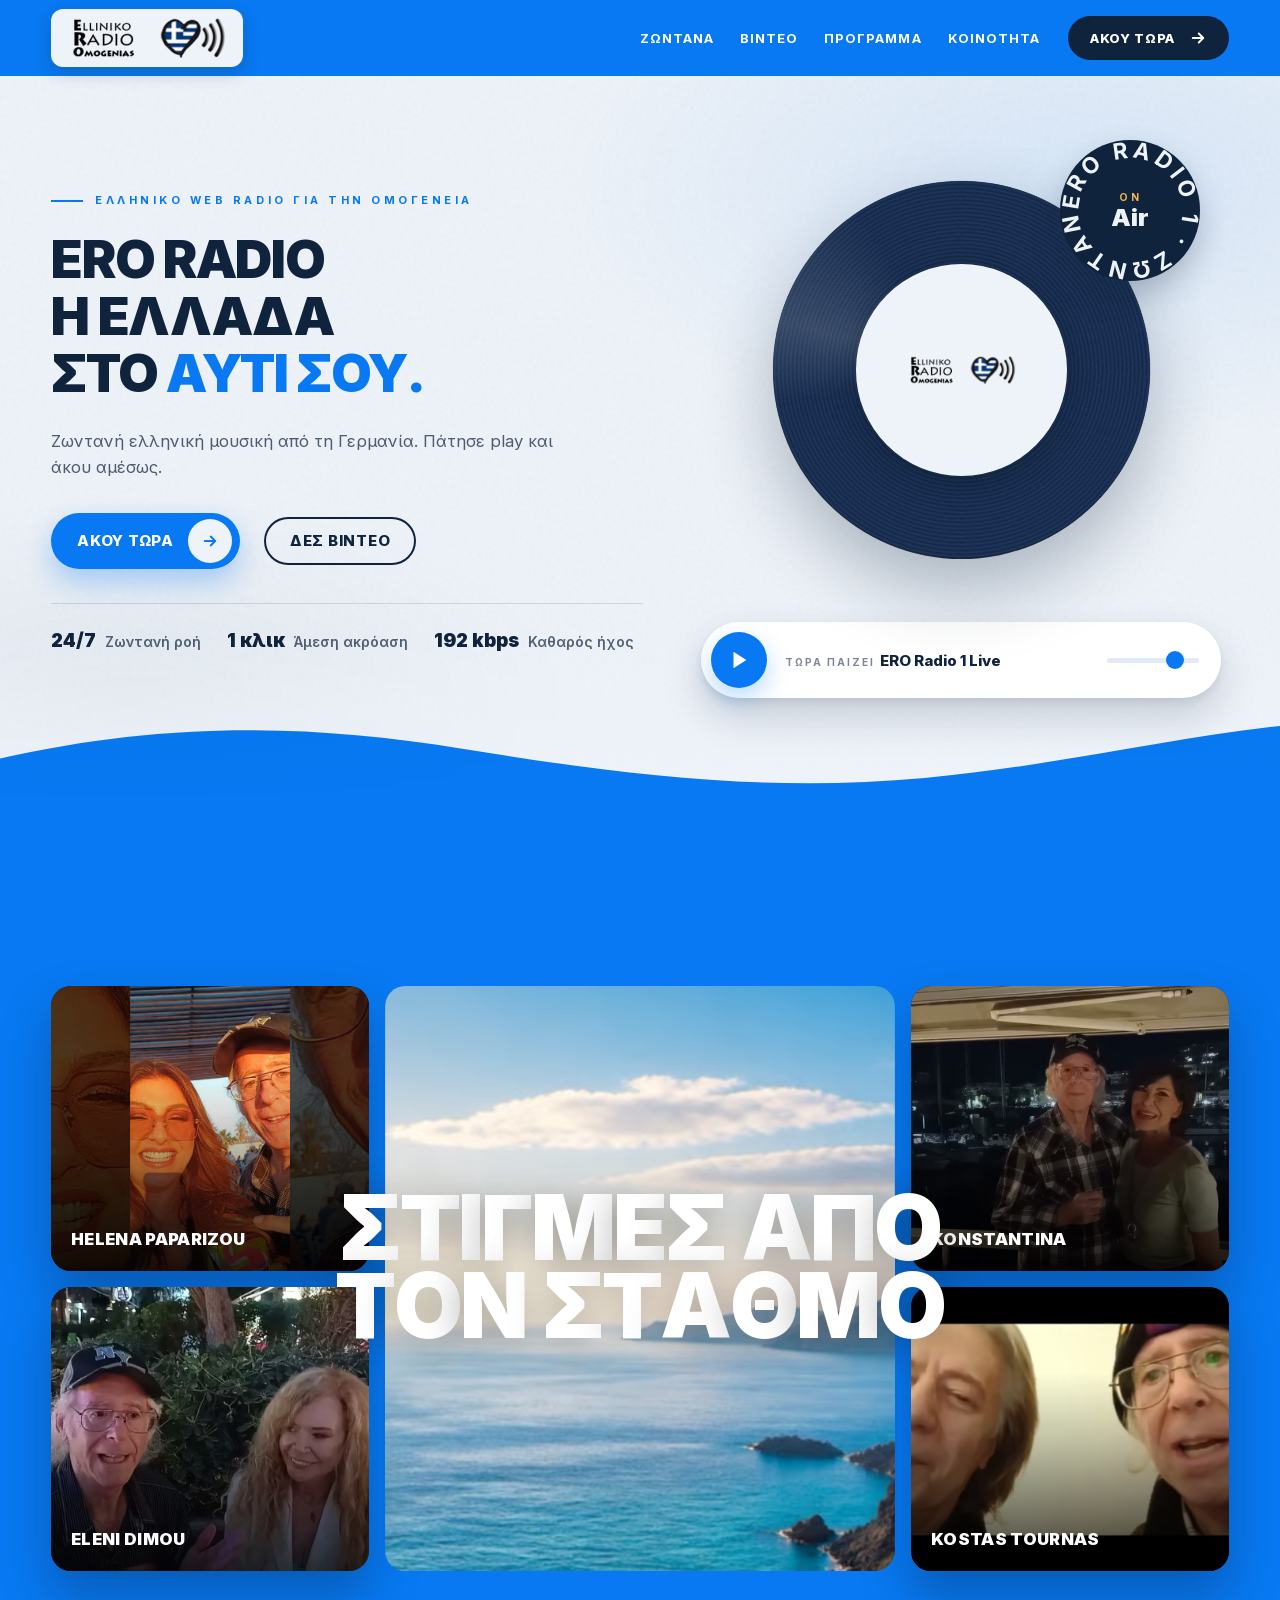
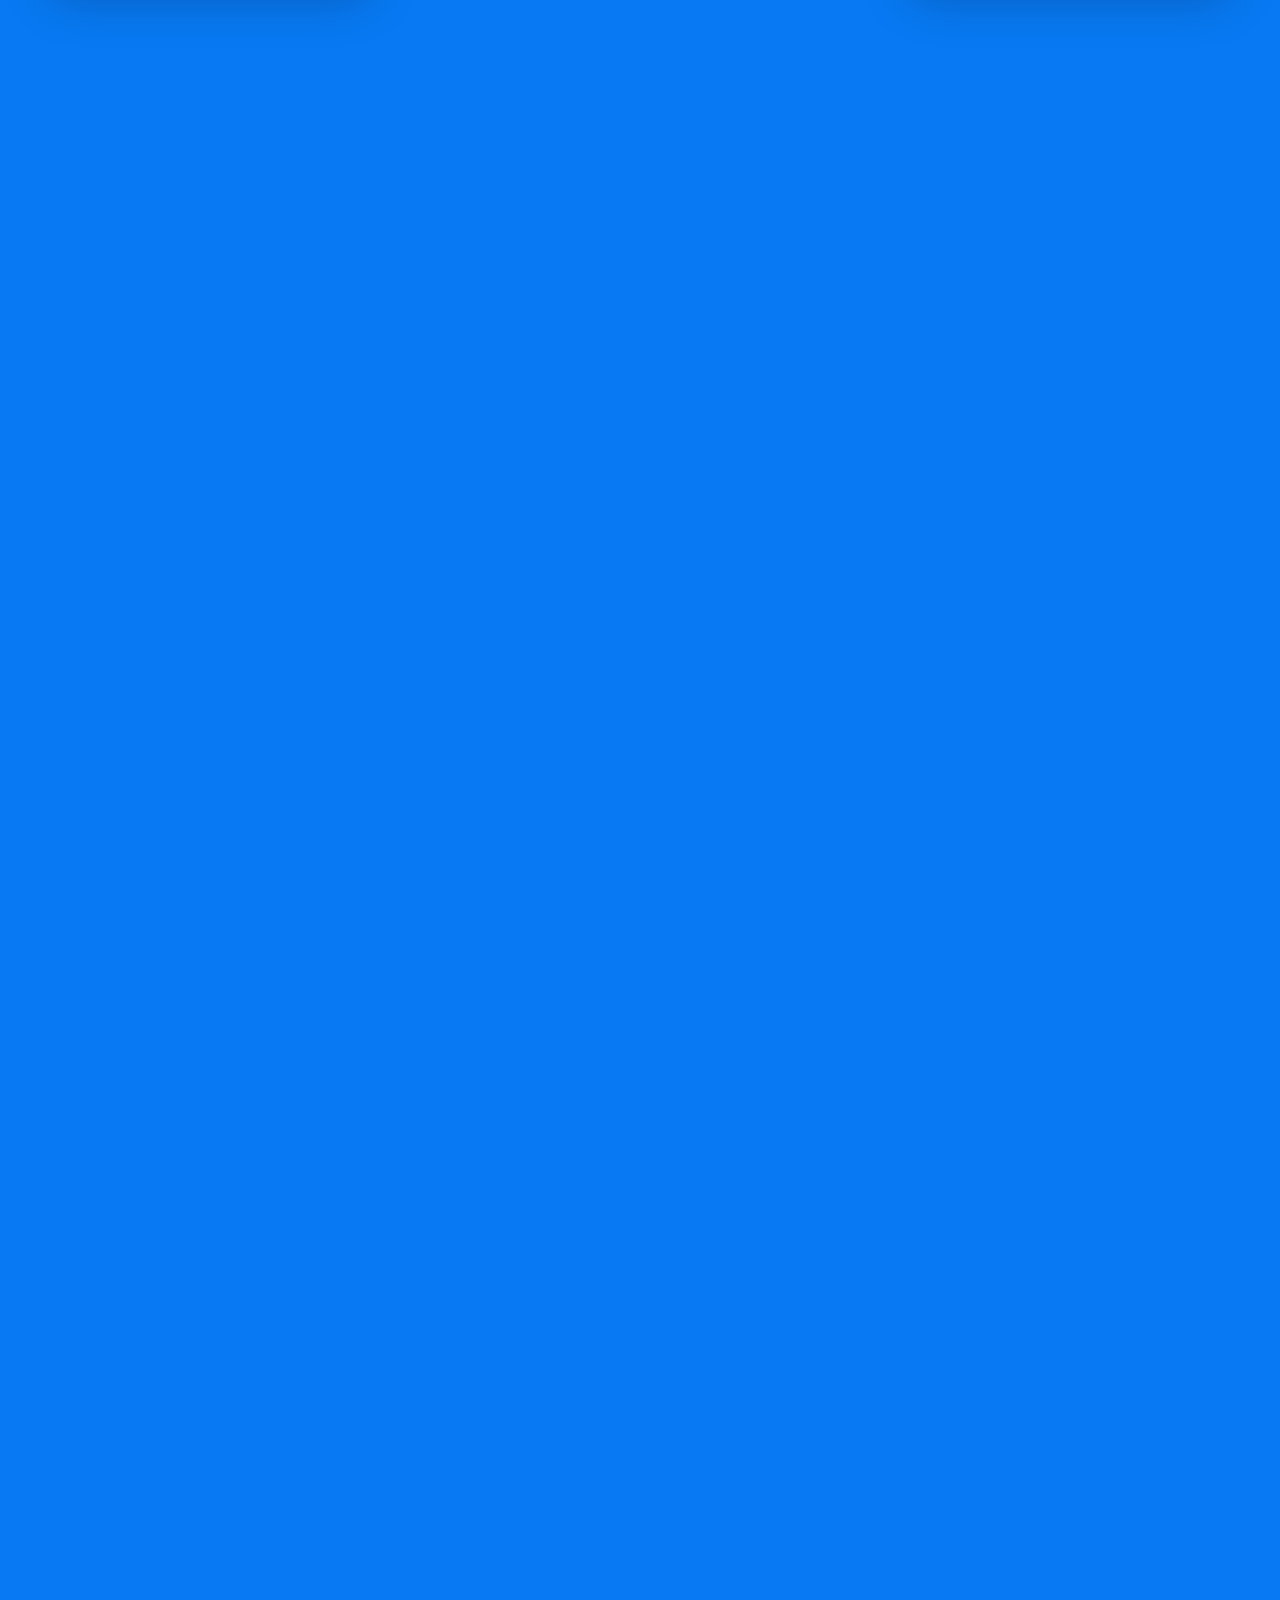
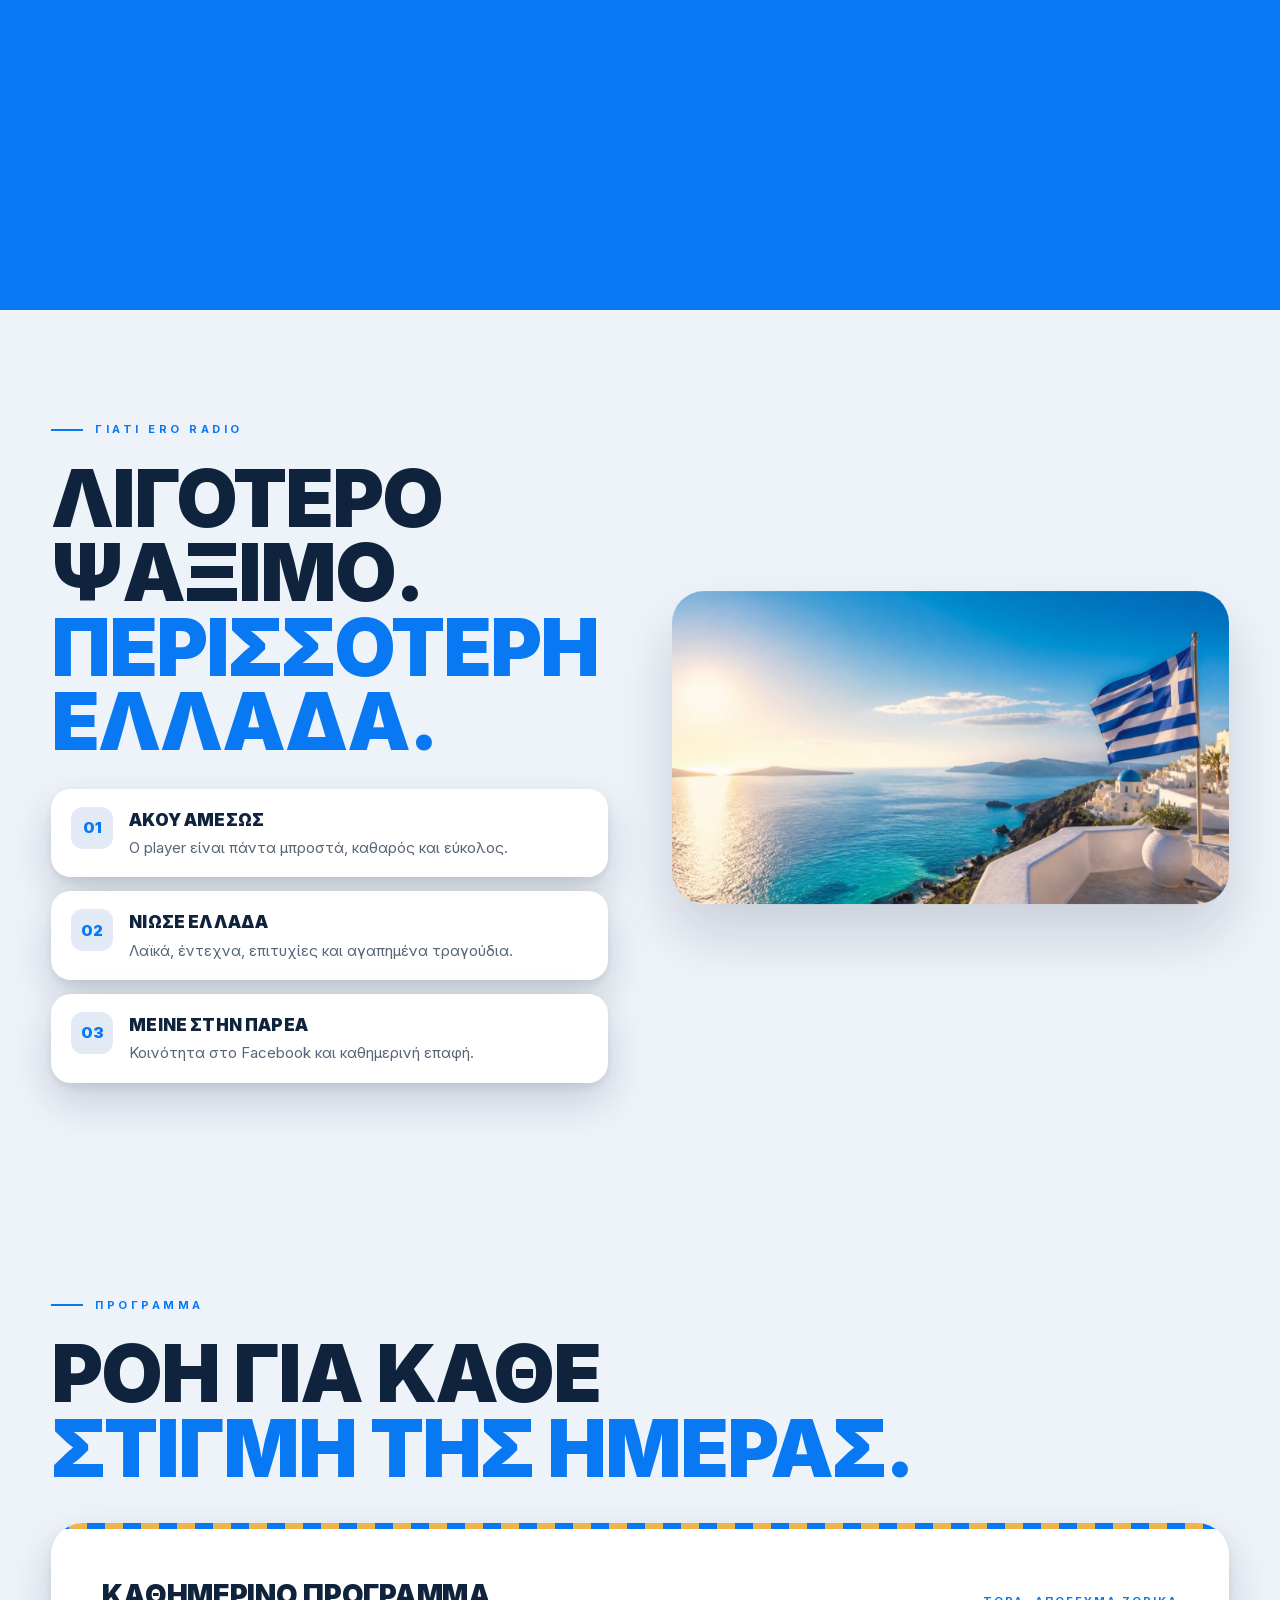
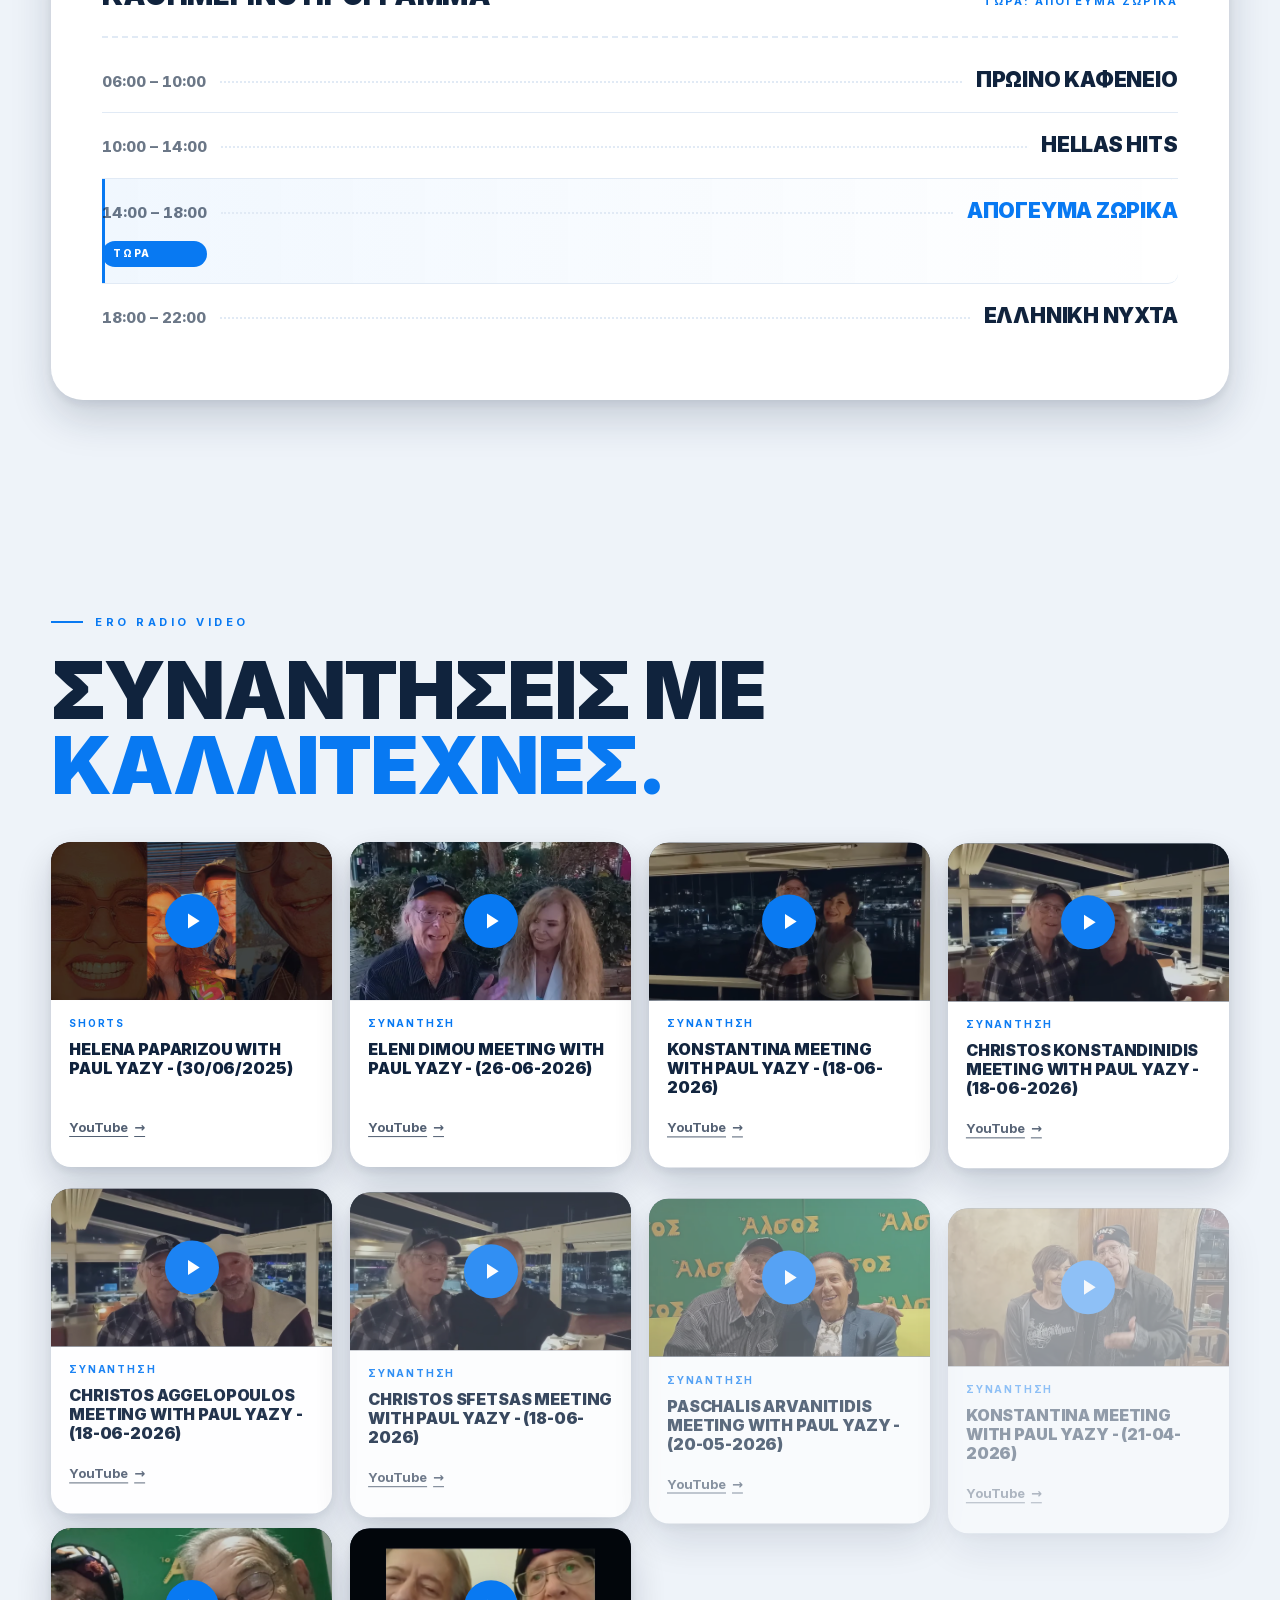
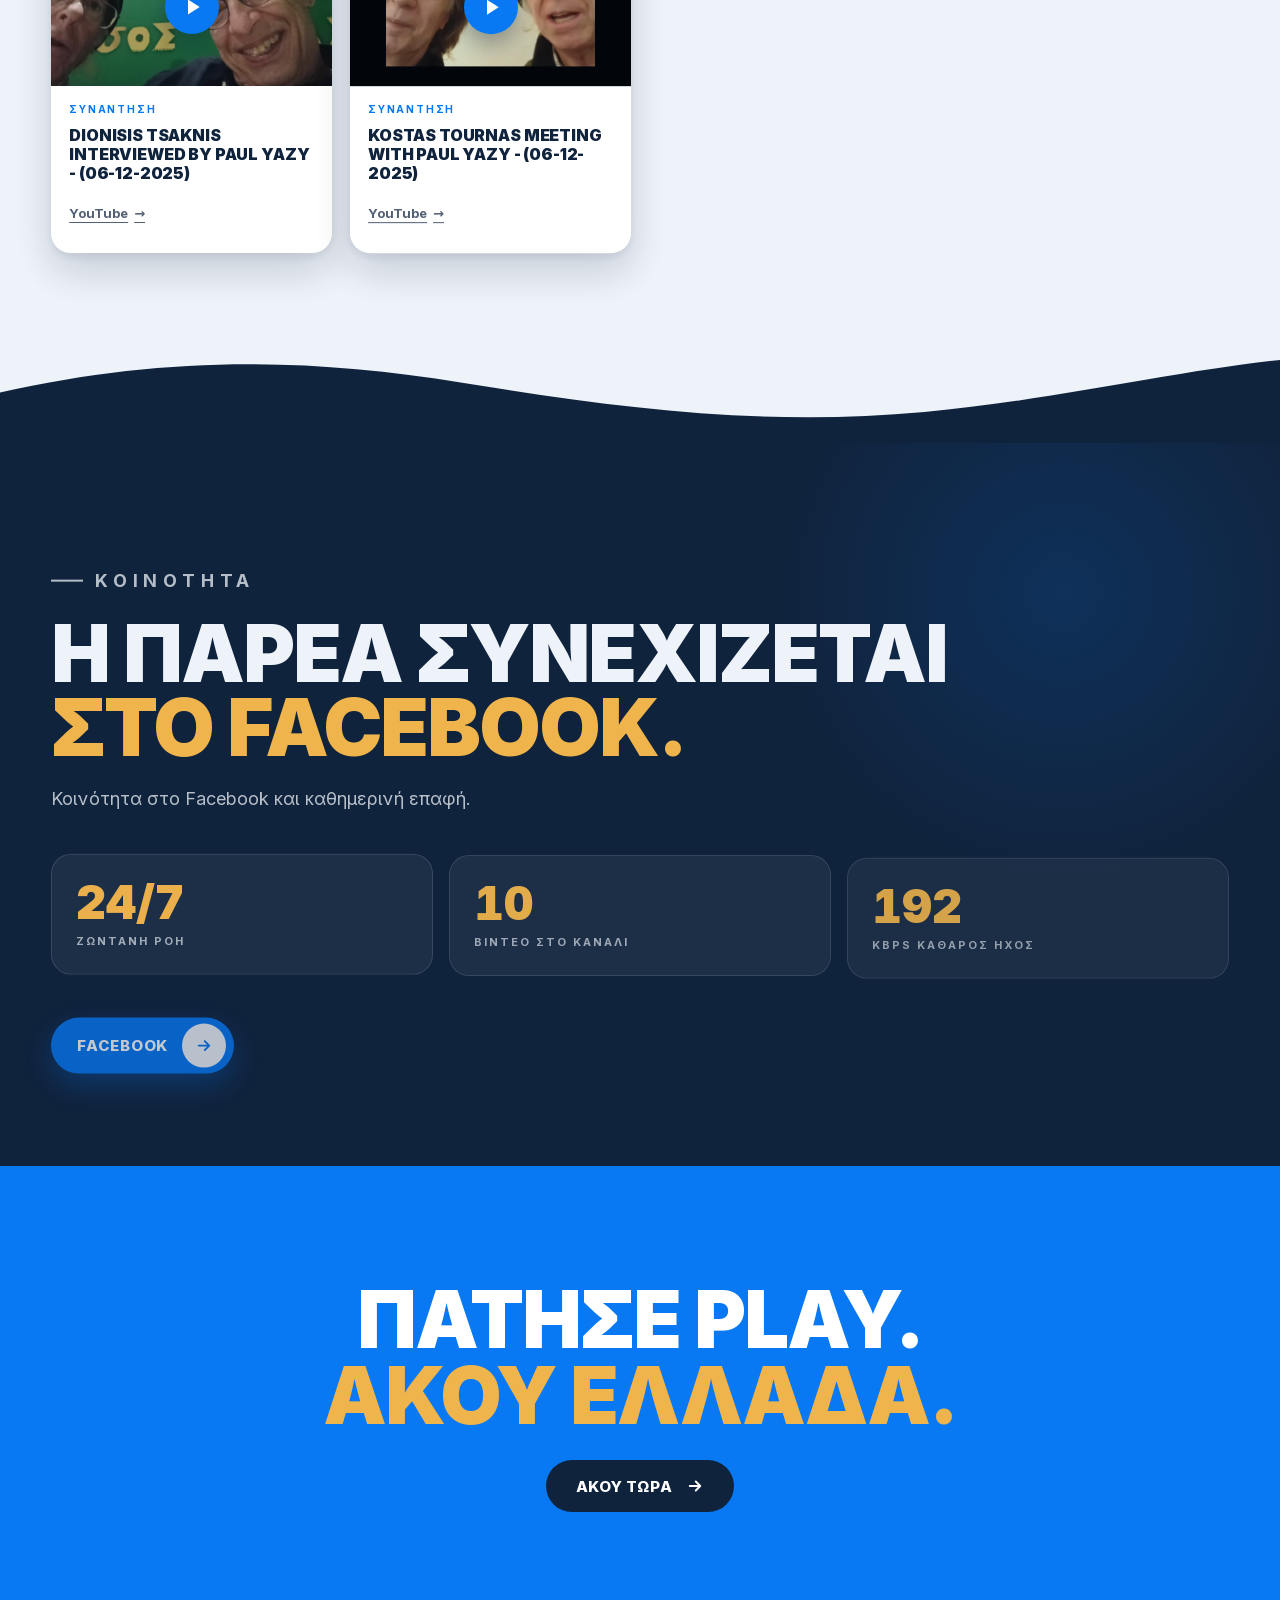
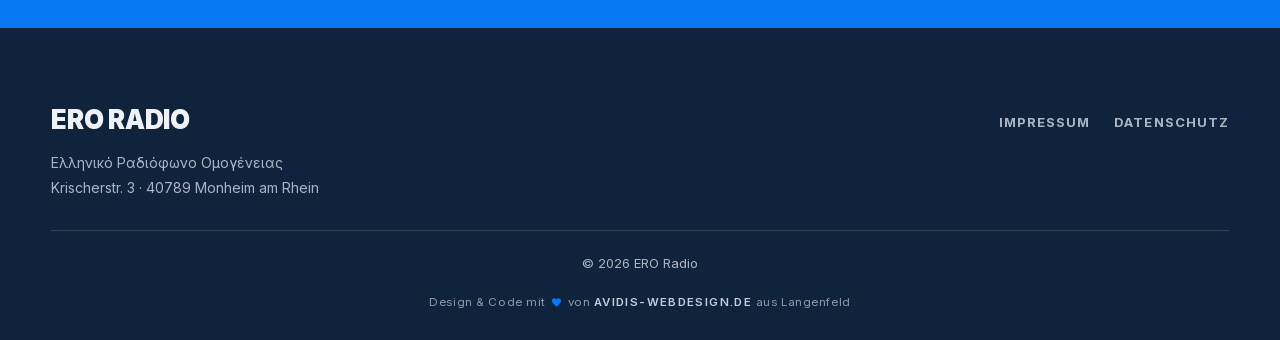
<file: index.html>
<!doctype html>
<html lang="el">
<head>
<meta charset="utf-8">
<meta name="viewport" content="width=device-width,initial-scale=1,viewport-fit=cover">
<title>ERO Radio | Ελληνικό Webradio Live</title>
<meta name="description" content="ERO Radio - Ελληνικό Ραδιόφωνο Ομογένειας. Άκου ζωντανή ελληνική μουσική 24/7 από τη Γερμανία.">
<meta name="theme-color" content="#0879f2">
<link rel="canonical" href="https://ero-radio.de/">
<link rel="alternate" hreflang="el" href="https://ero-radio.de/">
<link rel="alternate" hreflang="x-default" href="https://ero-radio.de/">
<meta name="robots" content="index, follow, max-image-preview:large">
<meta property="og:type" content="website">
<meta property="og:locale" content="el_GR">
<meta property="og:site_name" content="ERO Radio">
<meta property="og:title" content="ERO Radio | Ελληνικό Webradio Live">
<meta property="og:description" content="ERO Radio - Ελληνικό Ραδιόφωνο Ομογένειας. Άκου ζωντανή ελληνική μουσική 24/7 από τη Γερμανία.">
<meta property="og:url" content="https://ero-radio.de/">
<meta property="og:image" content="https://ero-radio.de/assets/img/og-bild.jpg">
<meta name="twitter:card" content="summary_large_image">
<meta name="twitter:title" content="ERO Radio | Ελληνικό Webradio Live">
<meta name="twitter:description" content="ERO Radio - Ελληνικό Ραδιόφωνο Ομογένειας. Άκου ζωντανή ελληνική μουσική 24/7 από τη Γερμανία.">
<meta name="twitter:image" content="https://ero-radio.de/assets/img/og-bild.jpg">
<script type="application/ld+json">{"@context":"https://schema.org","@type":"RadioStation","name":"ERO Radio","alternateName":"Elliniko Radiofono Omogenias","url":"https://ero-radio.de/","logo":"https://ero-radio.de/assets/logo_blue-1.png","image":"https://ero-radio.de/assets/ero-hero-summer-1440.jpg","description":"ERO Radio - Ελληνικό Ραδιόφωνο Ομογένειας. Άκου ζωντανή ελληνική μουσική 24/7 από τη Γερμανία.","areaServed":["Germany","Greece","Worldwide"],"inLanguage":"el","genre":"Greek music","address":{"@type":"PostalAddress","streetAddress":"Krischerstr. 3","postalCode":"40789","addressLocality":"Monheim am Rhein","addressCountry":"DE"},"contactPoint":{"@type":"ContactPoint","telephone":"+49 2173 932120","email":"info@ero-radio.de","contactType":"customer support"},"broadcastFrequency":"Online radio","potentialAction":{"@type":"ListenAction","target":"https://stream.ero-radio.de:8000/radio.mp3"}}</script>
<link rel="icon" type="image/png" sizes="32x32" href="assets/img/favicon-32.png">
<link rel="icon" type="image/png" sizes="512x512" href="assets/img/favicon-512.png">
<link rel="apple-touch-icon" href="assets/img/favicon-180.png">
<link rel="preload" href="assets/fonts/inter-var-greek.woff2" as="font" type="font/woff2" crossorigin>
<link rel="stylesheet" href="assets/css/style.css">
</head>
<body>
<a class="skip" href="#inhalt">Μετάβαση στο περιεχόμενο</a>

<header class="kopf" id="kopf">
  <div class="kopf__innen">
    <a class="marke" href="#top" aria-label="ERO Radio, Startseite"><span class="marke__platte"><span class="erologo"><picture><source srcset="assets/img/logo-basis.avif" type="image/avif"><img src="assets/img/logo-basis.webp" width="585" height="144" alt="ERO Radio — Elliniko Radio Omogenias"></picture><picture class="erologo__herz"><source srcset="assets/img/logo-herz.avif" type="image/avif"><img src="assets/img/logo-herz.webp" width="585" height="144" alt="" aria-hidden="true"></picture></span></span></a>
    <nav class="kopf__nav" aria-label="Κύριο μενού">
      <a href="#live">Ζωντανά</a><a href="#buehne">Βίντεο</a><a href="#plan">Πρόγραμμα</a><a href="#gemein">Κοινότητα</a>
    </nav>
    <a class="knopf knopf--navy" href="#live">Άκου τώρα
      <svg class="pfeil" viewBox="0 0 24 24" aria-hidden="true"><path d="M5 12h14M13 6l6 6-6 6"/></svg></a>
    <button class="burger" type="button" aria-label="Μενού" aria-expanded="false" aria-controls="menue">
      <span></span><span></span><span></span></button>
  </div>
</header>
<nav class="menue" id="menue" hidden aria-label="Μενού">
  <a href="#live">Ζωντανά</a><a href="#buehne">Βίντεο</a><a href="#plan">Πρόγραμμα</a><a href="#gemein">Κοινότητα</a>
</nav>

<main id="inhalt">
<section class="hero" id="top">
  <span class="hero__licht" aria-hidden="true"></span><span class="rauschen" aria-hidden="true"></span>
  <div class="hero__innen">
    <div>
      <p class="augenbraue" data-hero="eyebrow"><span class="augenbraue__linie"></span>Ελληνικό web radio για την ομογένεια</p>
      <h1 class="hero__titel" data-hero="titel">
        <span class="zeile">ERO Radio</span>
        <span class="zeile">Η Ελλάδα</span>
        <span class="zeile">στο <em>αυτί σου.</em></span>
      </h1>
      <p class="hero__sub" data-hero="sub">Ζωντανή ελληνική μουσική από τη Γερμανία. Πάτησε play και άκου αμέσως.</p>
      <div class="hero__ctas" data-hero="ctas">
        <a class="knopf knopf--blau knopf--glanz" href="#live">Άκου τώρα
          <span class="knopf__chip"><svg class="pfeil" viewBox="0 0 24 24" aria-hidden="true"><path d="M5 12h14M13 6l6 6-6 6"/></svg></span></a>
        <a class="knopf knopf--rand" href="#buehne">Δες βίντεο</a>
      </div>
      <ul class="usp" data-hero="usp">
        <li><b>24/7</b> Ζωντανή ροή</li>
        <li><b>1 κλικ</b> Άμεση ακρόαση</li>
        <li><b>192 kbps</b> Καθαρός ήχος</li>
      </ul>
    </div>

    <div class="teller" data-hero="teller" id="live">
      <div class="teller__buehne">
        <div class="platte">
          <span class="platte__dreh" aria-hidden="true"><span class="platte__rillen"></span></span>
          <span class="platte__label"><span class="erologo"><picture><source srcset="assets/img/logo-basis.avif" type="image/avif"><img src="assets/img/logo-basis.webp" width="585" height="144" alt="ERO Radio — Elliniko Radio Omogenias"></picture><picture class="erologo__herz"><source srcset="assets/img/logo-herz.avif" type="image/avif"><img src="assets/img/logo-herz.webp" width="585" height="144" alt="" aria-hidden="true"></picture></span></span>
        </div>
        <div class="siegel">
          <svg class="siegel__ring" viewBox="0 0 100 100" aria-hidden="true">
            <defs><path id="kreis" d="M50,50 m-37,0 a37,37 0 1,1 74,0 a37,37 0 1,1 -74,0"/></defs>
            <text><textPath href="#kreis">ERO RADIO 1 · ΖΩΝΤΑΝΑ · </textPath></text>
          </svg>
          <span class="siegel__mitte"><small>On</small>Air</span>
        </div>
      </div>
      <div class="steuer">
        <button class="play" id="play" type="button" aria-label="Αναπαραγωγή">
          <svg viewBox="0 0 24 24" aria-hidden="true"><polygon points="6 3 20 12 6 21 6 3"></polygon></svg></button>
        <span class="steuer__text">
          <span class="steuer__klein">Τώρα παίζει</span>
          <span class="steuer__titel" id="jetzt">ERO Radio 1 Live</span>
        </span>
        <label class="nur-sr" for="laut">Ένταση</label>
        <input class="laut" id="laut" type="range" min="0" max="100" value="80">
      </div>
    </div>
  </div>
  <svg class="welle welle--zu-blau" viewBox="0 0 1440 110" preserveAspectRatio="none" aria-hidden="true">
    <path d="M0,0 L1440,0 L1440,6 C1320,20 1180,56 1040,70 C860,88 700,66 520,34 C340,2 180,2 0,46 Z"/></svg>
</section>

<section class="buehne" id="buehne" aria-label="Στιγμές από τον σταθμό">
  <div class="buehne__sticky">
    <div class="buehne__rahmen">
      <div class="buehne__spalte buehne__spalte--links">
        <article class="kachel"><picture><source srcset="assets/img/vid-k2suENjsoqc.avif" type="image/avif"><img src="assets/img/vid-k2suENjsoqc.webp" width="640" height="360" alt="" loading="lazy" decoding="async"></picture><div class="kachel__text"><h3>Helena Paparizou</h3></div></article><article class="kachel"><picture><source srcset="assets/img/vid-DrlEySgs99Q.avif" type="image/avif"><img src="assets/img/vid-DrlEySgs99Q.webp" width="640" height="360" alt="" loading="lazy" decoding="async"></picture><div class="kachel__text"><h3>Eleni Dimou</h3></div></article>
      </div>
      <div class="buehne__platz" aria-hidden="true"></div>
      <div class="buehne__spalte buehne__spalte--rechts">
        <article class="kachel"><picture><source srcset="assets/img/vid-FhqcRH6IEpo.avif" type="image/avif"><img src="assets/img/vid-FhqcRH6IEpo.webp" width="640" height="360" alt="" loading="lazy" decoding="async"></picture><div class="kachel__text"><h3>Konstantina</h3></div></article><article class="kachel"><picture><source srcset="assets/img/vid-mjNcig7IbQ8.avif" type="image/avif"><img src="assets/img/vid-mjNcig7IbQ8.webp" width="640" height="360" alt="" loading="lazy" decoding="async"></picture><div class="kachel__text"><h3>Kostas Tournas</h3></div></article>
      </div>
    </div>
    <div class="buehne__medien">
      <picture><source srcset="assets/img/hero.avif" type="image/avif">
        <img class="buehne__bild" src="assets/img/hero.webp" width="1440" height="810" alt="Ελληνικό τοπίο με τη σημαία" loading="lazy" decoding="async"></picture>
      <a class="pille buehne__pille" href="#clips">Δες βίντεο <span aria-hidden="true">→</span></a>
    </div>
    <h2 class="buehne__titel" aria-hidden="true">Στιγμές από<br>τον σταθμό</h2>
    <p class="buehne__ende">Καλή ακρόαση —<br>ERO Radio</p>
  </div>
</section>

<section class="abschnitt grund" id="grund">
  <div class="innen zwei">
    <div>
      <p class="augenbraue" data-reveal><span class="augenbraue__linie"></span>Γιατί ERO Radio</p>
      <h2 class="titel" data-split>Λιγότερο ψάξιμο.<br><span class="titel__blau">Περισσότερη Ελλάδα.</span></h2>
      <ul class="gruende">
        <li data-reveal><span class="nr">01</span><div><h3>Άκου αμέσως</h3><p>Ο player είναι πάντα μπροστά, καθαρός και εύκολος.</p></div></li>
        <li data-reveal><span class="nr">02</span><div><h3>Νιώσε Ελλάδα</h3><p>Λαϊκά, έντεχνα, επιτυχίες και αγαπημένα τραγούδια.</p></div></li>
        <li data-reveal><span class="nr">03</span><div><h3>Μείνε στην παρέα</h3><p>Κοινότητα στο Facebook και καθημερινή επαφή.</p></div></li>
      </ul>
    </div>
    <figure class="grund__bild" data-reveal>
      <picture><source srcset="assets/img/hero.avif" type="image/avif">
        <img data-wipe src="assets/img/hero.webp" width="1440" height="810" alt="Ελληνικό τοπίο" loading="lazy" decoding="async"></picture>
    </figure>
  </div>
</section>

<section class="abschnitt plan" id="plan">
  <div class="innen">
    <p class="augenbraue" data-reveal><span class="augenbraue__linie"></span>Πρόγραμμα</p>
    <h2 class="titel" data-split style="margin-bottom:38px">Ροή για κάθε<br><span class="titel__blau">στιγμή της ημέρας.</span></h2>
    <div class="bon" data-reveal>
      <div class="bon__kopf"><h3>Καθημερινό πρόγραμμα</h3><span class="bon__jetzt" id="bon-jetzt"></span></div>
      <ol class="plan__liste">
<li data-von="6" data-bis="10"><span class="plan__zeit">06:00 – 10:00</span>
<span class="plan__punkte" aria-hidden="true"></span>
<span class="plan__name">Πρωινό καφενείο</span><span class="plan__marke">Τώρα</span></li>
<li data-von="10" data-bis="14"><span class="plan__zeit">10:00 – 14:00</span>
<span class="plan__punkte" aria-hidden="true"></span>
<span class="plan__name">Hellas Hits</span><span class="plan__marke">Τώρα</span></li>
<li data-von="14" data-bis="18"><span class="plan__zeit">14:00 – 18:00</span>
<span class="plan__punkte" aria-hidden="true"></span>
<span class="plan__name">Απόγευμα ζωρίκα</span><span class="plan__marke">Τώρα</span></li>
<li data-von="18" data-bis="22"><span class="plan__zeit">18:00 – 22:00</span>
<span class="plan__punkte" aria-hidden="true"></span>
<span class="plan__name">Ελληνική νύχτα</span><span class="plan__marke">Τώρα</span></li>
      </ol>
    </div>
  </div>
</section>

<section class="abschnitt clips" id="clips">
  <div class="innen">
    <p class="augenbraue" data-reveal><span class="augenbraue__linie"></span>ERO Radio Video</p>
    <h2 class="titel" data-split>Συναντήσεις με<br><span class="titel__blau">καλλιτέχνες.</span></h2>
    <div class="clips__raster">
<article class="clip" data-reveal>
<div class="clip__bild"><picture><source srcset="assets/img/vid-k2suENjsoqc.avif" type="image/avif"><img src="assets/img/vid-k2suENjsoqc.webp" width="640" height="360" alt="" loading="lazy" decoding="async"></picture>
<button type="button" class="clip__play" data-vid="k2suENjsoqc" aria-label="Αναπαραγωγή: Helena Paparizou with Paul Yazy - (30/06/2025)"><span><svg viewBox="0 0 24 24" aria-hidden="true"><polygon points="6 3 20 12 6 21 6 3"></polygon></svg></span></button></div>
<div class="clip__text"><p class="clip__klein">Shorts</p><h3>Helena Paparizou with Paul Yazy - (30/06/2025)</h3>
<a href="https://youtube.com/shorts/k2suENjsoqc?is=2y2RRQN0RBXqOndE" target="_blank" rel="noopener">YouTube <span aria-hidden="true">→</span></a></div></article>
<article class="clip" data-reveal>
<div class="clip__bild"><picture><source srcset="assets/img/vid-DrlEySgs99Q.avif" type="image/avif"><img src="assets/img/vid-DrlEySgs99Q.webp" width="640" height="360" alt="" loading="lazy" decoding="async"></picture>
<button type="button" class="clip__play" data-vid="DrlEySgs99Q" aria-label="Αναπαραγωγή: Eleni Dimou meeting with Paul Yazy - (26-06-2026)"><span><svg viewBox="0 0 24 24" aria-hidden="true"><polygon points="6 3 20 12 6 21 6 3"></polygon></svg></span></button></div>
<div class="clip__text"><p class="clip__klein">Συνάντηση</p><h3>Eleni Dimou meeting with Paul Yazy - (26-06-2026)</h3>
<a href="https://www.youtube.com/watch?v=DrlEySgs99Q" target="_blank" rel="noopener">YouTube <span aria-hidden="true">→</span></a></div></article>
<article class="clip" data-reveal>
<div class="clip__bild"><picture><source srcset="assets/img/vid-FhqcRH6IEpo.avif" type="image/avif"><img src="assets/img/vid-FhqcRH6IEpo.webp" width="640" height="360" alt="" loading="lazy" decoding="async"></picture>
<button type="button" class="clip__play" data-vid="FhqcRH6IEpo" aria-label="Αναπαραγωγή: Konstantina meeting with Paul Yazy - (18-06-2026)"><span><svg viewBox="0 0 24 24" aria-hidden="true"><polygon points="6 3 20 12 6 21 6 3"></polygon></svg></span></button></div>
<div class="clip__text"><p class="clip__klein">Συνάντηση</p><h3>Konstantina meeting with Paul Yazy - (18-06-2026)</h3>
<a href="https://youtube.com/watch?v=FhqcRH6IEpo&amp;is=SApr11JA0b9q7Tdv" target="_blank" rel="noopener">YouTube <span aria-hidden="true">→</span></a></div></article>
<article class="clip" data-reveal>
<div class="clip__bild"><picture><source srcset="assets/img/vid-F3gNtRwyGXE.avif" type="image/avif"><img src="assets/img/vid-F3gNtRwyGXE.webp" width="640" height="360" alt="" loading="lazy" decoding="async"></picture>
<button type="button" class="clip__play" data-vid="F3gNtRwyGXE" aria-label="Αναπαραγωγή: Christos Konstandinidis meeting with Paul Yazy - (18-06-2026)"><span><svg viewBox="0 0 24 24" aria-hidden="true"><polygon points="6 3 20 12 6 21 6 3"></polygon></svg></span></button></div>
<div class="clip__text"><p class="clip__klein">Συνάντηση</p><h3>Christos Konstandinidis meeting with Paul Yazy - (18-06-2026)</h3>
<a href="https://youtube.com/watch?v=F3gNtRwyGXE&amp;is=M5CIF7lyNv-JYBsT" target="_blank" rel="noopener">YouTube <span aria-hidden="true">→</span></a></div></article>
<article class="clip" data-reveal>
<div class="clip__bild"><picture><source srcset="assets/img/vid-qjNzRs37uNA.avif" type="image/avif"><img src="assets/img/vid-qjNzRs37uNA.webp" width="640" height="360" alt="" loading="lazy" decoding="async"></picture>
<button type="button" class="clip__play" data-vid="qjNzRs37uNA" aria-label="Αναπαραγωγή: Christos Aggelopoulos meeting with Paul Yazy - (18-06-2026)"><span><svg viewBox="0 0 24 24" aria-hidden="true"><polygon points="6 3 20 12 6 21 6 3"></polygon></svg></span></button></div>
<div class="clip__text"><p class="clip__klein">Συνάντηση</p><h3>Christos Aggelopoulos meeting with Paul Yazy - (18-06-2026)</h3>
<a href="https://youtube.com/watch?v=qjNzRs37uNA&amp;is=LajBIZc7n0nXpni-" target="_blank" rel="noopener">YouTube <span aria-hidden="true">→</span></a></div></article>
<article class="clip" data-reveal>
<div class="clip__bild"><picture><source srcset="assets/img/vid-4Q2NwEmbf34.avif" type="image/avif"><img src="assets/img/vid-4Q2NwEmbf34.webp" width="640" height="360" alt="" loading="lazy" decoding="async"></picture>
<button type="button" class="clip__play" data-vid="4Q2NwEmbf34" aria-label="Αναπαραγωγή: Christos Sfetsas meeting with Paul Yazy - (18-06-2026)"><span><svg viewBox="0 0 24 24" aria-hidden="true"><polygon points="6 3 20 12 6 21 6 3"></polygon></svg></span></button></div>
<div class="clip__text"><p class="clip__klein">Συνάντηση</p><h3>Christos Sfetsas meeting with Paul Yazy - (18-06-2026)</h3>
<a href="https://youtube.com/watch?v=4Q2NwEmbf34&amp;is=eIpCWt9vvQ7p9BYk" target="_blank" rel="noopener">YouTube <span aria-hidden="true">→</span></a></div></article>
<article class="clip" data-reveal>
<div class="clip__bild"><picture><source srcset="assets/img/vid-S8JG-kXeFZ0.avif" type="image/avif"><img src="assets/img/vid-S8JG-kXeFZ0.webp" width="640" height="360" alt="" loading="lazy" decoding="async"></picture>
<button type="button" class="clip__play" data-vid="S8JG-kXeFZ0" aria-label="Αναπαραγωγή: Paschalis Arvanitidis meeting with Paul Yazy - (20-05-2026)"><span><svg viewBox="0 0 24 24" aria-hidden="true"><polygon points="6 3 20 12 6 21 6 3"></polygon></svg></span></button></div>
<div class="clip__text"><p class="clip__klein">Συνάντηση</p><h3>Paschalis Arvanitidis meeting with Paul Yazy - (20-05-2026)</h3>
<a href="https://www.youtube.com/watch?v=S8JG-kXeFZ0" target="_blank" rel="noopener">YouTube <span aria-hidden="true">→</span></a></div></article>
<article class="clip" data-reveal>
<div class="clip__bild"><picture><source srcset="assets/img/vid-C5tNzak5woc.avif" type="image/avif"><img src="assets/img/vid-C5tNzak5woc.webp" width="640" height="360" alt="" loading="lazy" decoding="async"></picture>
<button type="button" class="clip__play" data-vid="C5tNzak5woc" aria-label="Αναπαραγωγή: Konstantina meeting with Paul Yazy - (21-04-2026)"><span><svg viewBox="0 0 24 24" aria-hidden="true"><polygon points="6 3 20 12 6 21 6 3"></polygon></svg></span></button></div>
<div class="clip__text"><p class="clip__klein">Συνάντηση</p><h3>Konstantina meeting with Paul Yazy - (21-04-2026)</h3>
<a href="https://www.youtube.com/watch?v=C5tNzak5woc" target="_blank" rel="noopener">YouTube <span aria-hidden="true">→</span></a></div></article>
<article class="clip" data-reveal>
<div class="clip__bild"><picture><source srcset="assets/img/vid-dDEmNS5_4H8.avif" type="image/avif"><img src="assets/img/vid-dDEmNS5_4H8.webp" width="640" height="360" alt="" loading="lazy" decoding="async"></picture>
<button type="button" class="clip__play" data-vid="dDEmNS5_4H8" aria-label="Αναπαραγωγή: Dionisis Tsaknis interviewed by Paul Yazy - (06-12-2025)"><span><svg viewBox="0 0 24 24" aria-hidden="true"><polygon points="6 3 20 12 6 21 6 3"></polygon></svg></span></button></div>
<div class="clip__text"><p class="clip__klein">Συνάντηση</p><h3>Dionisis Tsaknis interviewed by Paul Yazy - (06-12-2025)</h3>
<a href="https://www.youtube.com/watch?v=dDEmNS5_4H8&amp;t=52s" target="_blank" rel="noopener">YouTube <span aria-hidden="true">→</span></a></div></article>
<article class="clip" data-reveal>
<div class="clip__bild"><picture><source srcset="assets/img/vid-mjNcig7IbQ8.avif" type="image/avif"><img src="assets/img/vid-mjNcig7IbQ8.webp" width="640" height="360" alt="" loading="lazy" decoding="async"></picture>
<button type="button" class="clip__play" data-vid="mjNcig7IbQ8" aria-label="Αναπαραγωγή: Kostas Tournas meeting with Paul Yazy - (06-12-2025)"><span><svg viewBox="0 0 24 24" aria-hidden="true"><polygon points="6 3 20 12 6 21 6 3"></polygon></svg></span></button></div>
<div class="clip__text"><p class="clip__klein">Συνάντηση</p><h3>Kostas Tournas meeting with Paul Yazy - (06-12-2025)</h3>
<a href="https://www.youtube.com/watch?v=mjNcig7IbQ8" target="_blank" rel="noopener">YouTube <span aria-hidden="true">→</span></a></div></article>
    </div>
  </div>
</section>

<svg class="welle welle--zu-navy" viewBox="0 0 1440 110" preserveAspectRatio="none" aria-hidden="true">
  <path d="M0,0 L1440,0 L1440,6 C1320,20 1180,56 1040,70 C860,88 700,66 520,34 C340,2 180,2 0,46 Z"/></svg>

<section class="abschnitt gemein" id="gemein">
  <span class="gemein__muster" aria-hidden="true"></span>
  <div class="innen">
    <p class="augenbraue augenbraue--hell" data-reveal><span class="augenbraue__linie"></span>Κοινότητα</p>
    <h2 class="titel titel--hell" data-split>Η παρέα συνεχίζεται<br><span class="titel__akzent">στο Facebook.</span></h2>
    <p data-reveal>Κοινότητα στο Facebook και καθημερινή επαφή.</p>
    <div class="zahlen">
      <div class="zahl" data-reveal><b>24/7</b><span>Ζωντανή ροή</span></div>
      <div class="zahl" data-reveal><b>10</b><span>Βίντεο στο κανάλι</span></div>
      <div class="zahl" data-reveal><b>192</b><span>kbps καθαρός ήχος</span></div>
    </div>
    <p style="margin-top:34px" data-reveal><a class="knopf knopf--blau" href="#facebook-community">Facebook
      <span class="knopf__chip"><svg class="pfeil" viewBox="0 0 24 24" aria-hidden="true"><path d="M5 12h14M13 6l6 6-6 6"/></svg></span></a></p>
  </div>
</section>

<section class="abschluss">
  <div class="innen">
    <h2 class="titel" data-split>Πάτησε play.<br><span class="titel__akzent">Άκου Ελλάδα.</span></h2>
    <a class="knopf knopf--navy knopf--glanz" href="#live" style="min-height:52px;font-size:15px;padding:0 30px">Άκου τώρα
      <svg class="pfeil" viewBox="0 0 24 24" aria-hidden="true"><path d="M5 12h14M13 6l6 6-6 6"/></svg></a>
  </div>
</section>
</main>

<footer class="fuss">
  <div class="innen">
    <div class="fuss__oben">
      <div>
        <p class="fuss__marke">ERO Radio</p>
        <p class="fuss__adresse">Ελληνικό Ραδιόφωνο Ομογένειας<br>Krischerstr. 3 · 40789 Monheim am Rhein</p>
      </div>
      <nav class="fuss__nav" aria-label="Νομικά">
        <a href="impressum.html">Impressum</a><a href="datenschutz.html">Datenschutz</a>
      </nav>
    </div>
    <p class="fuss__unten">© <span data-jahr>2026</span> ERO Radio</p>
    <p class="fuss__avidis">Design &amp; Code mit
      <svg class="herz" viewBox="0 0 24 24" aria-hidden="true" focusable="false"><path d="M12 21.35l-1.45-1.32C5.4 15.36 2 12.28 2 8.5 2 5.42 4.42 3 7.5 3c1.74 0 3.41.81 4.5 2.09C13.09 3.81 14.76 3 16.5 3 19.58 3 22 5.42 22 8.5c0 3.78-3.4 6.86-8.55 11.54L12 21.35z"/></svg><span class="nur-sr">Herz</span>
      von <a href="https://avidis-webdesign.de" target="_blank" rel="noopener">AVIDIS-WEBDESIGN.DE</a> aus Langenfeld</p>
  </div>
</footer>

<audio id="stream" preload="none" src="https://stream.ero-radio.de:8000/radio.mp3"></audio>
<script src="assets/vendor/gsap.min.js"></script>
<script src="assets/vendor/ScrollTrigger.min.js"></script>
<script src="assets/vendor/SplitText.min.js"></script>
<script src="assets/vendor/lenis.min.js"></script>
<script src="assets/js/main.js"></script>
</body>
</html>
</file>
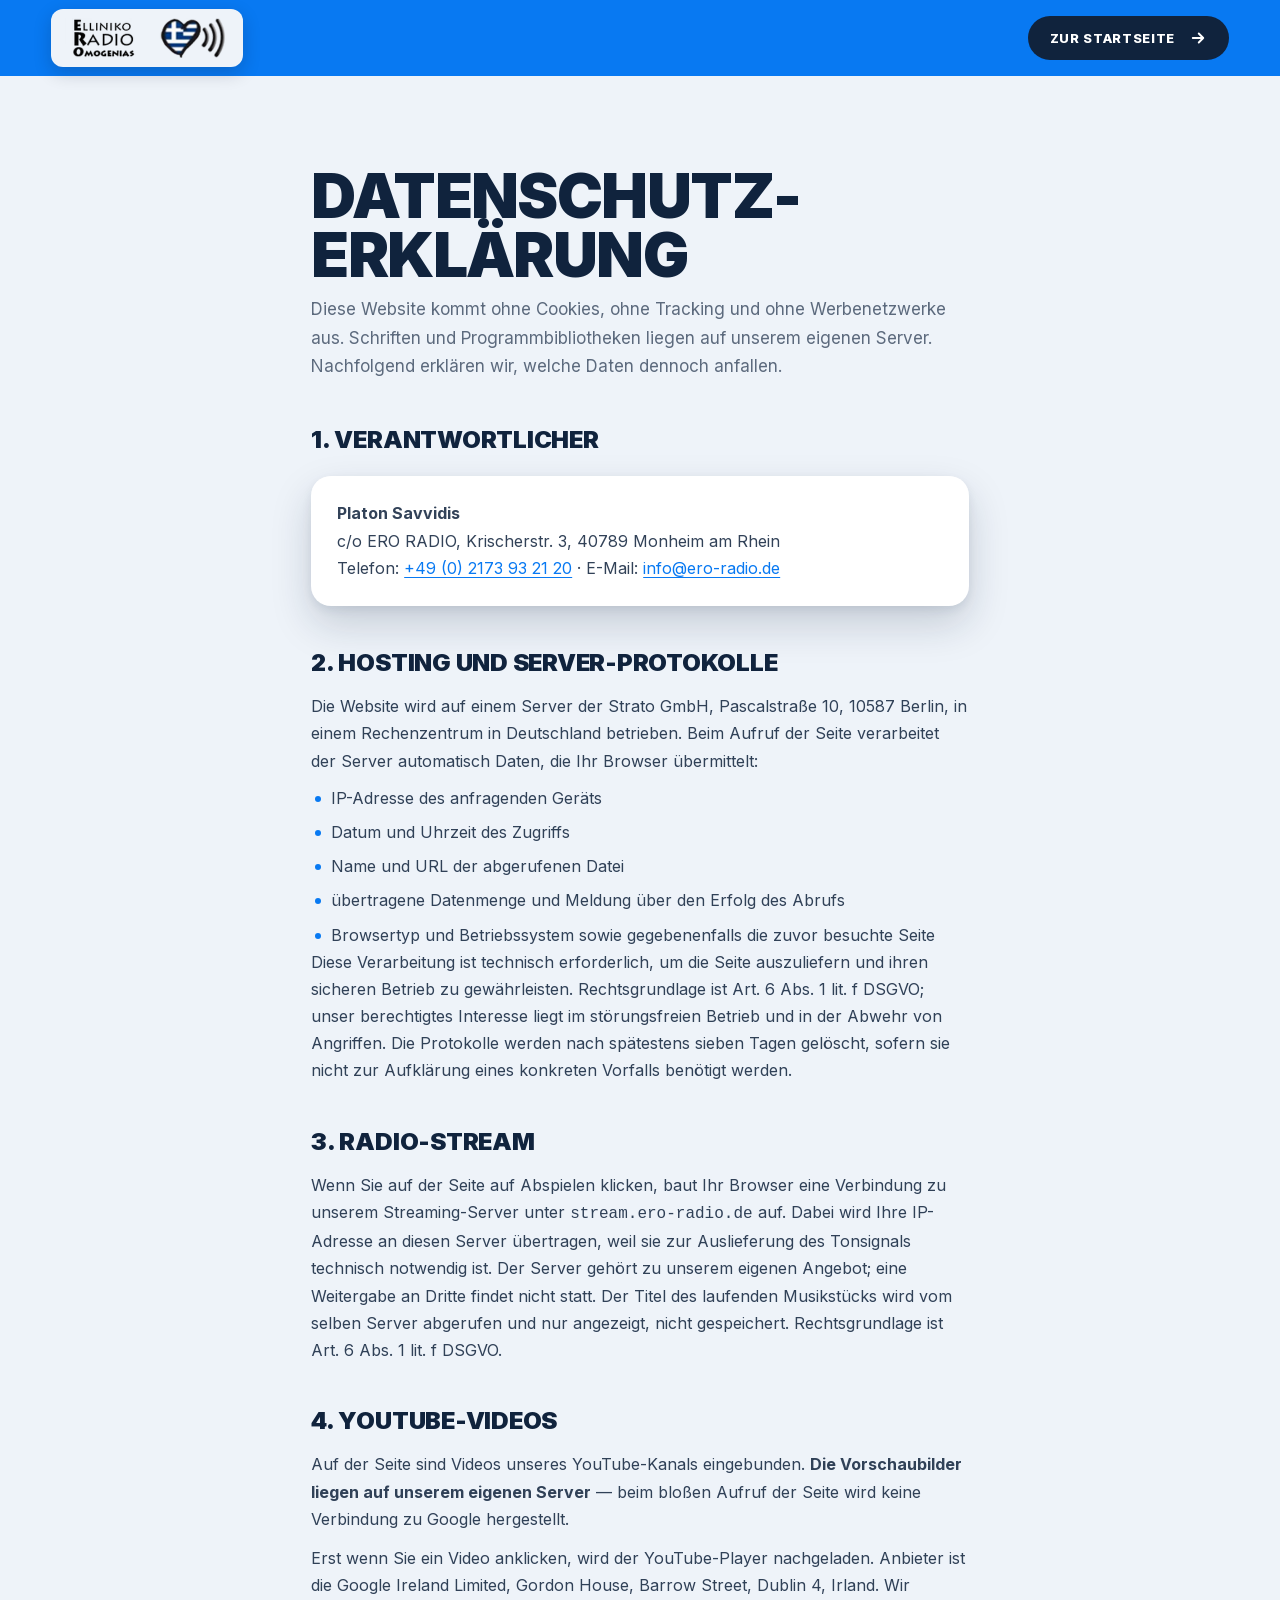
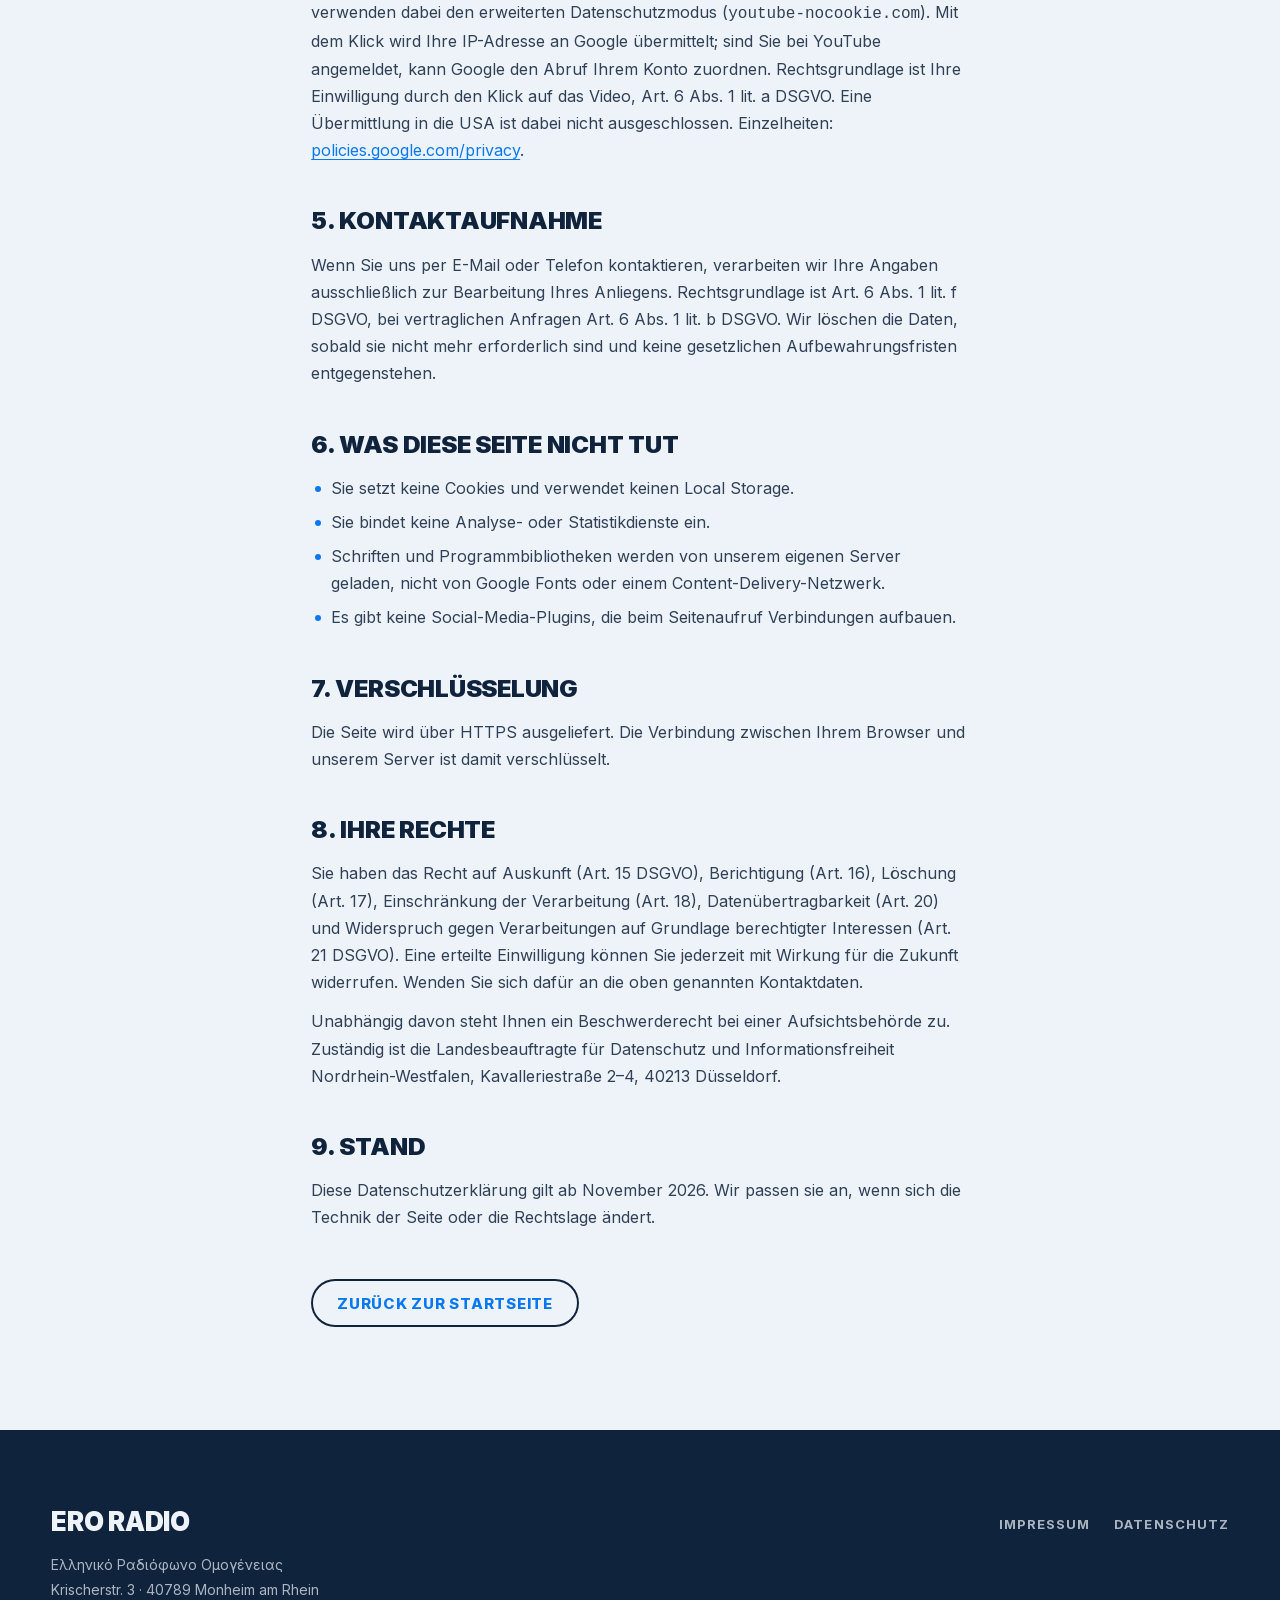
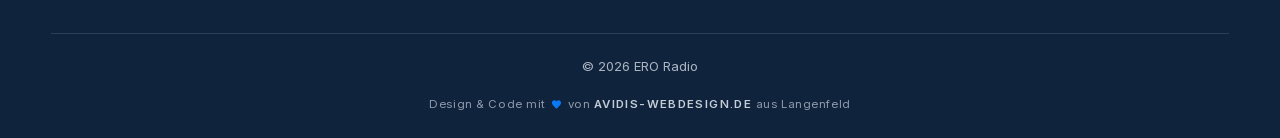
<file: datenschutz.html>
<!doctype html>
<html lang="de">
<head>
<meta charset="utf-8">
<meta name="viewport" content="width=device-width,initial-scale=1,viewport-fit=cover">
<title>Datenschutzerklärung | ERO Radio</title>
<meta name="description" content="Datenschutzerklärung von ERO Radio: keine Cookies, kein Tracking, YouTube erst nach Klick.">
<meta name="robots" content="index, follow">
<meta name="theme-color" content="#0879f2">
<link rel="canonical" href="https://ero-radio.de/datenschutz.html">
<link rel="icon" type="image/png" sizes="32x32" href="assets/img/favicon-32.png">
<link rel="icon" type="image/png" sizes="512x512" href="assets/img/favicon-512.png">
<link rel="apple-touch-icon" href="assets/img/favicon-180.png">
<link rel="stylesheet" href="assets/css/style.css">
</head>
<body class="ist-bereit">
<a class="skip" href="#inhalt">Zum Inhalt springen</a>
<header class="kopf">
  <div class="kopf__innen">
    <a class="marke" href="index.html" aria-label="ERO Radio, Startseite"><span class="marke__platte"><span class="erologo"><picture><source srcset="assets/img/logo-basis.avif" type="image/avif"><img src="assets/img/logo-basis.webp" width="585" height="144" alt="ERO Radio — Elliniko Radio Omogenias"></picture><picture class="erologo__herz"><source srcset="assets/img/logo-herz.avif" type="image/avif"><img src="assets/img/logo-herz.webp" width="585" height="144" alt="" aria-hidden="true"></picture></span></span></a>
    <a class="knopf knopf--navy" href="index.html">Zur Startseite
      <svg class="pfeil" viewBox="0 0 24 24" aria-hidden="true"><path d="M5 12h14M13 6l6 6-6 6"/></svg></a>
  </div>
</header>
<main id="inhalt" class="textseite">
  <div class="innen">
<h1>Datenschutz&shy;erklärung</h1>
<p class="vorspann">Diese Website kommt ohne Cookies, ohne Tracking und ohne Werbenetzwerke aus.
Schriften und Programmbibliotheken liegen auf unserem eigenen Server. Nachfolgend erklären wir,
welche Daten dennoch anfallen.</p>

<h2>1. Verantwortlicher</h2>
<div class="kasten">
  <p><strong>Platon Savvidis</strong><br>
  c/o ERO RADIO, Krischerstr. 3, 40789 Monheim am Rhein<br>
  Telefon: <a href="tel:+492173932120">+49 (0) 2173 93 21 20</a> ·
  E-Mail: <a href="mailto:info@ero-radio.de">info@ero-radio.de</a></p>
</div>

<h2>2. Hosting und Server-Protokolle</h2>
<p>Die Website wird auf einem Server der Strato GmbH, Pascalstraße 10, 10587 Berlin, in einem
Rechenzentrum in Deutschland betrieben. Beim Aufruf der Seite verarbeitet der Server automatisch
Daten, die Ihr Browser übermittelt:</p>
<ul>
  <li>IP-Adresse des anfragenden Geräts</li>
  <li>Datum und Uhrzeit des Zugriffs</li>
  <li>Name und URL der abgerufenen Datei</li>
  <li>übertragene Datenmenge und Meldung über den Erfolg des Abrufs</li>
  <li>Browsertyp und Betriebssystem sowie gegebenenfalls die zuvor besuchte Seite</li>
</ul>
<p>Diese Verarbeitung ist technisch erforderlich, um die Seite auszuliefern und ihren sicheren
Betrieb zu gewährleisten. Rechtsgrundlage ist Art. 6 Abs. 1 lit. f DSGVO; unser berechtigtes
Interesse liegt im störungsfreien Betrieb und in der Abwehr von Angriffen. Die Protokolle werden
nach spätestens sieben Tagen gelöscht, sofern sie nicht zur Aufklärung eines konkreten Vorfalls
benötigt werden.</p>

<h2>3. Radio-Stream</h2>
<p>Wenn Sie auf der Seite auf Abspielen klicken, baut Ihr Browser eine Verbindung zu unserem
Streaming-Server unter <code>stream.ero-radio.de</code> auf. Dabei wird Ihre IP-Adresse an diesen
Server übertragen, weil sie zur Auslieferung des Tonsignals technisch notwendig ist. Der Server
gehört zu unserem eigenen Angebot; eine Weitergabe an Dritte findet nicht statt. Der Titel des
laufenden Musikstücks wird vom selben Server abgerufen und nur angezeigt, nicht gespeichert.
Rechtsgrundlage ist Art. 6 Abs. 1 lit. f DSGVO.</p>

<h2>4. YouTube-Videos</h2>
<p>Auf der Seite sind Videos unseres YouTube-Kanals eingebunden. <strong>Die Vorschaubilder liegen
auf unserem eigenen Server</strong> — beim bloßen Aufruf der Seite wird keine Verbindung zu Google
hergestellt.</p>
<p>Erst wenn Sie ein Video anklicken, wird der YouTube-Player nachgeladen. Anbieter ist die Google
Ireland Limited, Gordon House, Barrow Street, Dublin 4, Irland. Wir verwenden dabei den erweiterten
Datenschutzmodus (<code>youtube-nocookie.com</code>). Mit dem Klick wird Ihre IP-Adresse an Google
übermittelt; sind Sie bei YouTube angemeldet, kann Google den Abruf Ihrem Konto zuordnen.
Rechtsgrundlage ist Ihre Einwilligung durch den Klick auf das Video, Art. 6 Abs. 1 lit. a DSGVO.
Eine Übermittlung in die USA ist dabei nicht ausgeschlossen. Einzelheiten:
<a href="https://policies.google.com/privacy" target="_blank" rel="noopener">policies.google.com/privacy</a>.</p>

<h2>5. Kontaktaufnahme</h2>
<p>Wenn Sie uns per E-Mail oder Telefon kontaktieren, verarbeiten wir Ihre Angaben ausschließlich
zur Bearbeitung Ihres Anliegens. Rechtsgrundlage ist Art. 6 Abs. 1 lit. f DSGVO, bei vertraglichen
Anfragen Art. 6 Abs. 1 lit. b DSGVO. Wir löschen die Daten, sobald sie nicht mehr erforderlich
sind und keine gesetzlichen Aufbewahrungsfristen entgegenstehen.</p>

<h2>6. Was diese Seite nicht tut</h2>
<ul>
  <li>Sie setzt keine Cookies und verwendet keinen Local Storage.</li>
  <li>Sie bindet keine Analyse- oder Statistikdienste ein.</li>
  <li>Schriften und Programmbibliotheken werden von unserem eigenen Server geladen, nicht von
      Google Fonts oder einem Content-Delivery-Netzwerk.</li>
  <li>Es gibt keine Social-Media-Plugins, die beim Seitenaufruf Verbindungen aufbauen.</li>
</ul>

<h2>7. Verschlüsselung</h2>
<p>Die Seite wird über HTTPS ausgeliefert. Die Verbindung zwischen Ihrem Browser und unserem
Server ist damit verschlüsselt.</p>

<h2>8. Ihre Rechte</h2>
<p>Sie haben das Recht auf Auskunft (Art. 15 DSGVO), Berichtigung (Art. 16), Löschung (Art. 17),
Einschränkung der Verarbeitung (Art. 18), Datenübertragbarkeit (Art. 20) und Widerspruch gegen
Verarbeitungen auf Grundlage berechtigter Interessen (Art. 21 DSGVO). Eine erteilte Einwilligung
können Sie jederzeit mit Wirkung für die Zukunft widerrufen. Wenden Sie sich dafür an die oben
genannten Kontaktdaten.</p>
<p>Unabhängig davon steht Ihnen ein Beschwerderecht bei einer Aufsichtsbehörde zu. Zuständig ist
die Landesbeauftragte für Datenschutz und Informationsfreiheit Nordrhein-Westfalen,
Kavalleriestraße 2–4, 40213 Düsseldorf.</p>

<h2>9. Stand</h2>
<p>Diese Datenschutzerklärung gilt ab November 2026. Wir passen sie an, wenn sich die Technik der
Seite oder die Rechtslage ändert.</p>
    <p class="zurueck"><a class="knopf knopf--rand" href="index.html">Zurück zur Startseite</a></p>
  </div>
</main>
<footer class="fuss">
  <div class="innen">
    <div class="fuss__oben">
      <div>
        <p class="fuss__marke">ERO Radio</p>
        <p class="fuss__adresse">Ελληνικό Ραδιόφωνο Ομογένειας<br>Krischerstr. 3 · 40789 Monheim am Rhein</p>
      </div>
      <nav class="fuss__nav" aria-label="Rechtliches">
        <a href="impressum.html">Impressum</a><a href="datenschutz.html">Datenschutz</a>
      </nav>
    </div>
    <p class="fuss__unten">© <span data-jahr>2026</span> ERO Radio</p>
    <p class="fuss__avidis">Design &amp; Code mit
      <svg class="herz" viewBox="0 0 24 24" aria-hidden="true" focusable="false"><path d="M12 21.35l-1.45-1.32C5.4 15.36 2 12.28 2 8.5 2 5.42 4.42 3 7.5 3c1.74 0 3.41.81 4.5 2.09C13.09 3.81 14.76 3 16.5 3 19.58 3 22 5.42 22 8.5c0 3.78-3.4 6.86-8.55 11.54L12 21.35z"/></svg><span class="nur-sr">Herz</span>
      von <a href="https://avidis-webdesign.de" target="_blank" rel="noopener">AVIDIS-WEBDESIGN.DE</a> aus Langenfeld</p>
  </div>
</footer>
<script>document.querySelectorAll('[data-jahr]').forEach(function(el){el.textContent=new Date().getFullYear()});</script>
</body>
</html>
</file>
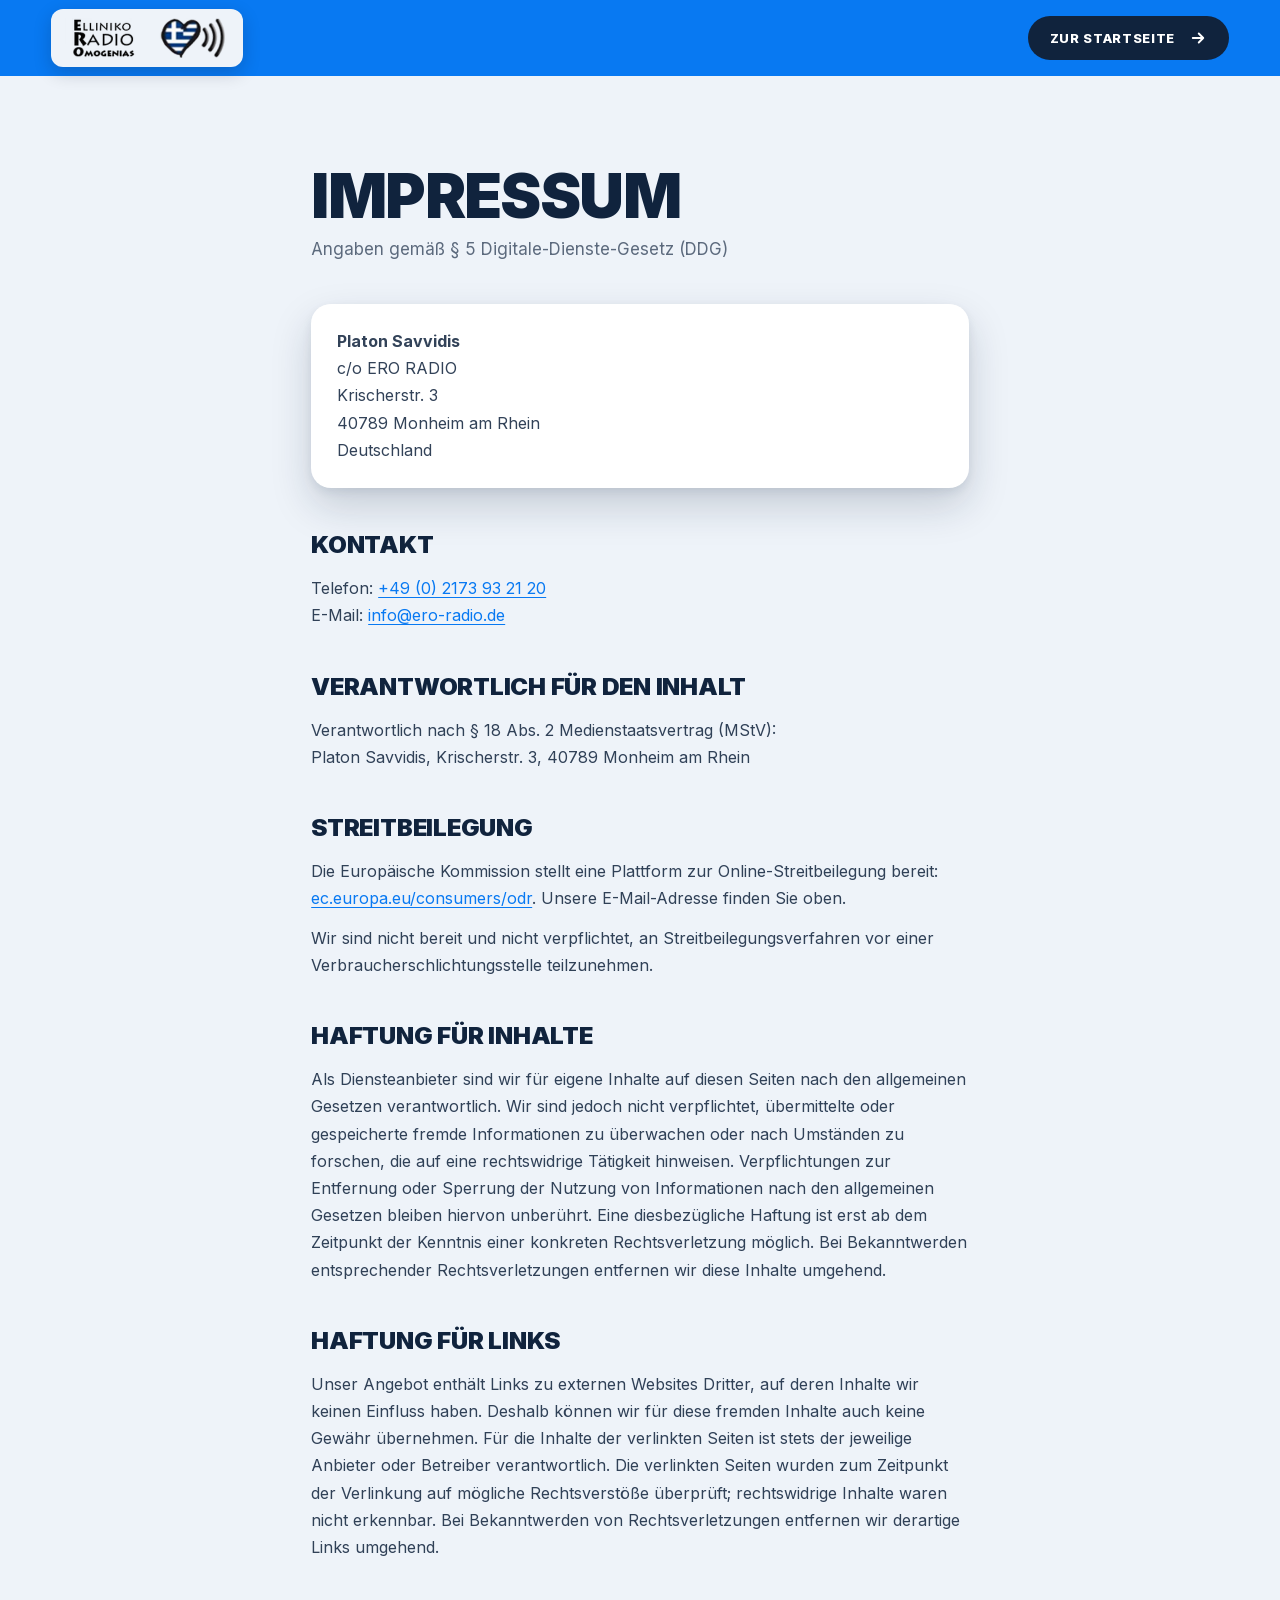
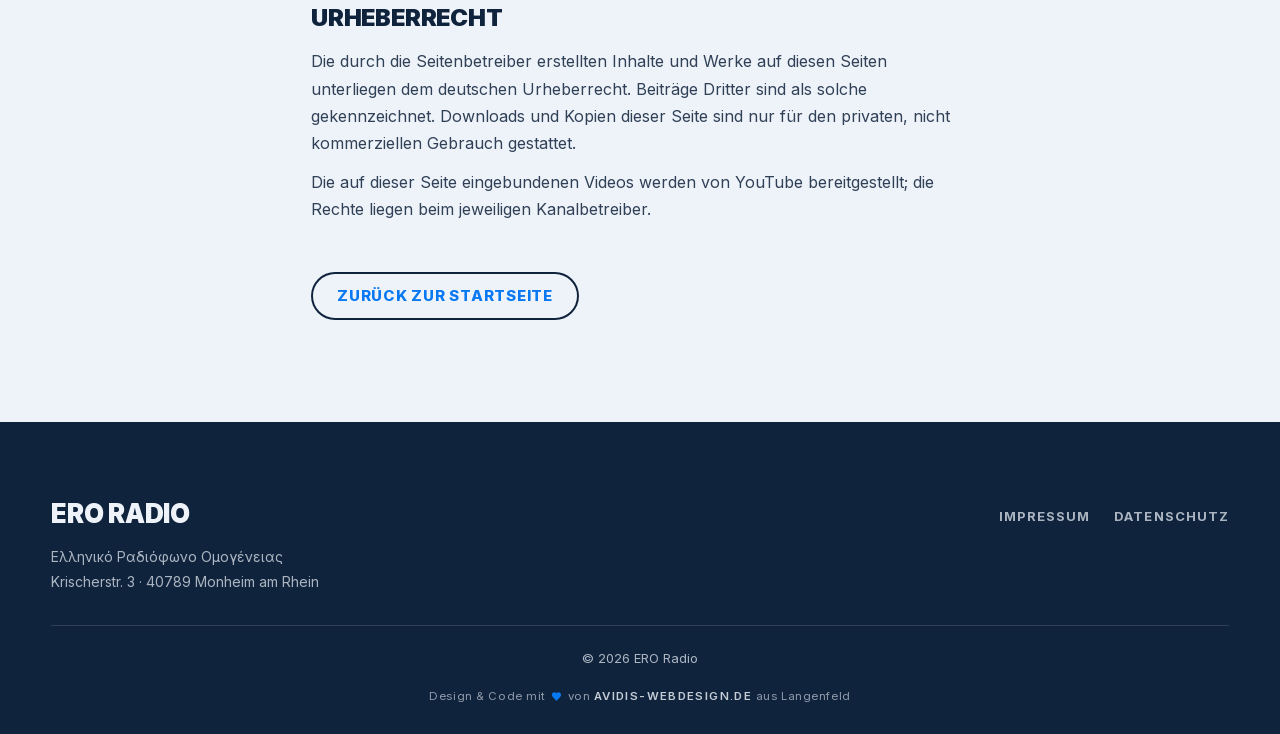
<file: impressum.html>
<!doctype html>
<html lang="de">
<head>
<meta charset="utf-8">
<meta name="viewport" content="width=device-width,initial-scale=1,viewport-fit=cover">
<title>Impressum | ERO Radio</title>
<meta name="description" content="Impressum und Anbieterkennzeichnung von ERO Radio, Monheim am Rhein.">
<meta name="robots" content="index, follow">
<meta name="theme-color" content="#0879f2">
<link rel="canonical" href="https://ero-radio.de/impressum.html">
<link rel="icon" type="image/png" sizes="32x32" href="assets/img/favicon-32.png">
<link rel="icon" type="image/png" sizes="512x512" href="assets/img/favicon-512.png">
<link rel="apple-touch-icon" href="assets/img/favicon-180.png">
<link rel="stylesheet" href="assets/css/style.css">
</head>
<body class="ist-bereit">
<a class="skip" href="#inhalt">Zum Inhalt springen</a>
<header class="kopf">
  <div class="kopf__innen">
    <a class="marke" href="index.html" aria-label="ERO Radio, Startseite"><span class="marke__platte"><span class="erologo"><picture><source srcset="assets/img/logo-basis.avif" type="image/avif"><img src="assets/img/logo-basis.webp" width="585" height="144" alt="ERO Radio — Elliniko Radio Omogenias"></picture><picture class="erologo__herz"><source srcset="assets/img/logo-herz.avif" type="image/avif"><img src="assets/img/logo-herz.webp" width="585" height="144" alt="" aria-hidden="true"></picture></span></span></a>
    <a class="knopf knopf--navy" href="index.html">Zur Startseite
      <svg class="pfeil" viewBox="0 0 24 24" aria-hidden="true"><path d="M5 12h14M13 6l6 6-6 6"/></svg></a>
  </div>
</header>
<main id="inhalt" class="textseite">
  <div class="innen">
<h1>Impressum</h1>
<p class="vorspann">Angaben gemäß § 5 Digitale-Dienste-Gesetz (DDG)</p>

<div class="kasten">
  <p><strong>Platon Savvidis</strong><br>
  c/o ERO RADIO<br>
  Krischerstr. 3<br>
  40789 Monheim am Rhein<br>
  Deutschland</p>
</div>

<h2>Kontakt</h2>
<p>Telefon: <a href="tel:+492173932120">+49 (0) 2173 93 21 20</a><br>
E-Mail: <a href="mailto:info@ero-radio.de">info@ero-radio.de</a></p>

<h2>Verantwortlich für den Inhalt</h2>
<p>Verantwortlich nach § 18 Abs. 2 Medienstaatsvertrag (MStV):<br>
Platon Savvidis, Krischerstr. 3, 40789 Monheim am Rhein</p>

<h2>Streitbeilegung</h2>
<p>Die Europäische Kommission stellt eine Plattform zur Online-Streitbeilegung bereit:
<a href="https://ec.europa.eu/consumers/odr/" target="_blank" rel="noopener">ec.europa.eu/consumers/odr</a>.
Unsere E-Mail-Adresse finden Sie oben.</p>
<p>Wir sind nicht bereit und nicht verpflichtet, an Streitbeilegungsverfahren vor einer
Verbraucherschlichtungsstelle teilzunehmen.</p>

<h2>Haftung für Inhalte</h2>
<p>Als Diensteanbieter sind wir für eigene Inhalte auf diesen Seiten nach den allgemeinen
Gesetzen verantwortlich. Wir sind jedoch nicht verpflichtet, übermittelte oder gespeicherte
fremde Informationen zu überwachen oder nach Umständen zu forschen, die auf eine rechtswidrige
Tätigkeit hinweisen. Verpflichtungen zur Entfernung oder Sperrung der Nutzung von Informationen
nach den allgemeinen Gesetzen bleiben hiervon unberührt. Eine diesbezügliche Haftung ist erst ab
dem Zeitpunkt der Kenntnis einer konkreten Rechtsverletzung möglich. Bei Bekanntwerden
entsprechender Rechtsverletzungen entfernen wir diese Inhalte umgehend.</p>

<h2>Haftung für Links</h2>
<p>Unser Angebot enthält Links zu externen Websites Dritter, auf deren Inhalte wir keinen
Einfluss haben. Deshalb können wir für diese fremden Inhalte auch keine Gewähr übernehmen.
Für die Inhalte der verlinkten Seiten ist stets der jeweilige Anbieter oder Betreiber
verantwortlich. Die verlinkten Seiten wurden zum Zeitpunkt der Verlinkung auf mögliche
Rechtsverstöße überprüft; rechtswidrige Inhalte waren nicht erkennbar. Bei Bekanntwerden von
Rechtsverletzungen entfernen wir derartige Links umgehend.</p>

<h2>Urheberrecht</h2>
<p>Die durch die Seitenbetreiber erstellten Inhalte und Werke auf diesen Seiten unterliegen dem
deutschen Urheberrecht. Beiträge Dritter sind als solche gekennzeichnet. Downloads und Kopien
dieser Seite sind nur für den privaten, nicht kommerziellen Gebrauch gestattet.</p>
<p>Die auf dieser Seite eingebundenen Videos werden von YouTube bereitgestellt; die Rechte
liegen beim jeweiligen Kanalbetreiber.</p>
    <p class="zurueck"><a class="knopf knopf--rand" href="index.html">Zurück zur Startseite</a></p>
  </div>
</main>
<footer class="fuss">
  <div class="innen">
    <div class="fuss__oben">
      <div>
        <p class="fuss__marke">ERO Radio</p>
        <p class="fuss__adresse">Ελληνικό Ραδιόφωνο Ομογένειας<br>Krischerstr. 3 · 40789 Monheim am Rhein</p>
      </div>
      <nav class="fuss__nav" aria-label="Rechtliches">
        <a href="impressum.html">Impressum</a><a href="datenschutz.html">Datenschutz</a>
      </nav>
    </div>
    <p class="fuss__unten">© <span data-jahr>2026</span> ERO Radio</p>
    <p class="fuss__avidis">Design &amp; Code mit
      <svg class="herz" viewBox="0 0 24 24" aria-hidden="true" focusable="false"><path d="M12 21.35l-1.45-1.32C5.4 15.36 2 12.28 2 8.5 2 5.42 4.42 3 7.5 3c1.74 0 3.41.81 4.5 2.09C13.09 3.81 14.76 3 16.5 3 19.58 3 22 5.42 22 8.5c0 3.78-3.4 6.86-8.55 11.54L12 21.35z"/></svg><span class="nur-sr">Herz</span>
      von <a href="https://avidis-webdesign.de" target="_blank" rel="noopener">AVIDIS-WEBDESIGN.DE</a> aus Langenfeld</p>
  </div>
</footer>
<script>document.querySelectorAll('[data-jahr]').forEach(function(el){el.textContent=new Date().getFullYear()});</script>
</body>
</html>
</file>
<file: assets/css/style.css>
/* =====================================================================
   ERO Radio — Aufbau nach dem Stil der Taverna Platon (Vorlage „Restaurant"),
   Farben auf das ERO-Original gesetzt: siehe Block TOKENS.
   ===================================================================== */

/* ---------- Schrift (lokal, keine Google-Server, mit Griechisch) ---------- */
@font-face{font-family:"ERO";src:url("../fonts/inter-var-latin.woff2") format("woff2");font-weight:100 900;font-style:normal;font-display:swap;
  unicode-range:U+0000-00FF,U+0131,U+0152-0153,U+02BB-02BC,U+02C6,U+02DA,U+02DC,U+0304,U+0308,U+0329,U+2000-206F,U+20AC,U+2122,U+2191,U+2193,U+2212,U+2215,U+FEFF,U+FFFD}
@font-face{font-family:"ERO";src:url("../fonts/inter-var-greek.woff2") format("woff2");font-weight:100 900;font-style:normal;font-display:swap;
  unicode-range:U+0370-0377,U+037A-037F,U+0384-038A,U+038C,U+038E-03A1,U+03A3-03FF}
@font-face{font-family:"ERO Fallback";src:local("Arial");size-adjust:107%;ascent-override:90%;descent-override:22%;line-gap-override:0%}

/* ---------- TOKENS ---------- */
:root{
  --navy:#10233d;
  --navy-tief:#0a1829;
  --creme:#eef3f9;
  --creme-2:#e928eaf4;
  --creme-2:#e1eaf5;
  --blau:#0879f2;
  --blau-tief:#005ec7;
  --gold:#f0b44c;
  --kohle:#3a3f47;
  --weiss:#fff;

  --schrift:"ERO","ERO Fallback",system-ui,sans-serif;

  --r-s:14px; --r-m:20px; --r-l:32px;
  --e-raus:cubic-bezier(.2,.8,.2,1);
  --e-feder:cubic-bezier(.5,1.6,.4,.9);
  --e-sanft:cubic-bezier(.16,1,.3,1);

  --kopf-h:76px;
  --rand:clamp(20px,4vw,56px);
  --max:1320px;

  --schatten-karte:inset 0 1px #ffffff8c,0 18px 40px #10233d2e,0 4px 10px #10233d14;
}

/* ---------- Basis ---------- */
*,*::before,*::after{box-sizing:border-box}
html{-webkit-text-size-adjust:100%;scroll-padding-top:var(--kopf-h)}
html.lenis,html.lenis body{height:auto}
.lenis.lenis-smooth{scroll-behavior:auto!important}
body{margin:0;background:var(--creme);color:var(--navy);font-family:var(--schrift);
  font-size:17px;line-height:1.55;-webkit-font-smoothing:antialiased;overflow-x:clip}
img,video,svg{display:block;max-width:100%}
img,video{height:auto}
a{color:inherit}
button{font:inherit;color:inherit;cursor:pointer}
h1,h2,h3,p,figure,ul,ol{margin:0}
ul,ol{padding:0;list-style:none}
:focus-visible{outline:3px solid var(--gold);outline-offset:3px;border-radius:6px}
.nur-sr{position:absolute;width:1px;height:1px;overflow:hidden;clip:rect(0 0 0 0);white-space:nowrap}
.skip{position:absolute;left:12px;top:-60px;z-index:300;background:var(--navy);color:#fff;
  padding:12px 18px;border-radius:999px;text-decoration:none;font-weight:700}
.skip:focus{top:12px}
body:not(.ist-bereit) [data-hero],body:not(.ist-bereit) [data-reveal]{visibility:hidden}

/* ---------- Bausteine ---------- */
.augenbraue{display:inline-flex;align-items:center;gap:12px;color:var(--blau);font-size:11px;
  font-weight:700;text-transform:uppercase;letter-spacing:.32em;margin-bottom:22px}
.augenbraue__linie{display:inline-block;width:32px;height:2px;background:currentColor;transform-origin:left}
.augenbraue--hell{color:var(--gold)}

.titel{font-weight:900;text-transform:uppercase;letter-spacing:-.025em;line-height:.94;
  font-size:clamp(38px,6.2vw,88px);text-wrap:balance}
.titel--hell{color:var(--creme)}
.titel__blau{color:var(--blau)}
.titel__akzent{color:var(--gold)}
.titel__kontur{color:transparent;-webkit-text-stroke:2px var(--navy)}
.titel--hell .titel__kontur{-webkit-text-stroke-color:var(--creme)}

.knopf{display:inline-flex;align-items:center;gap:14px;min-height:48px;padding:6px 8px 6px 26px;
  border-radius:999px;font-weight:800;font-size:15px;text-transform:uppercase;letter-spacing:.05em;
  text-decoration:none;border:0;position:relative;overflow:hidden;isolation:isolate;
  transition:transform .2s var(--e-raus),box-shadow .2s var(--e-raus),background .2s var(--e-raus)}
.knopf .pfeil{width:18px;height:18px;fill:none;stroke:currentColor;stroke-width:2.5;
  stroke-linecap:round;stroke-linejoin:round;transition:transform .24s var(--e-feder)}
.knopf--navy{background:var(--navy);color:#fff;padding:0 22px;min-height:44px;font-size:13px}
.knopf--navy:hover{background:var(--navy-tief)}
.knopf--navy:hover .pfeil{transform:translateX(3px)}
.knopf--blau{background:var(--blau);color:#fff;box-shadow:0 12px 28px #0879f252}
.knopf--blau:hover{transform:translateY(-2px);box-shadow:0 18px 36px #0879f266}
.knopf__chip{display:inline-grid;place-items:center;width:44px;height:44px;border-radius:50%;
  background:var(--creme);color:var(--blau);transition:transform .24s var(--e-feder)}
.knopf--blau:hover .knopf__chip{transform:rotate(-12deg)}
.knopf--rand{background:transparent;color:var(--navy);box-shadow:inset 0 0 0 2px var(--navy);padding:0 26px}
.knopf--rand:hover{background:var(--navy);color:#fff}
.knopf--glanz::after{content:"";position:absolute;inset:0 auto 0 0;width:40%;
  background:linear-gradient(90deg,transparent,#ffffff40,transparent);
  transform:translateX(-120%) skewX(-20deg);animation:glanz 4.5s var(--e-raus) 2s infinite;z-index:-1;pointer-events:none}
@keyframes glanz{0%{transform:translateX(-120%) skewX(-20deg)}35%,100%{transform:translateX(320%) skewX(-20deg)}}

.pille{display:inline-flex;align-items:center;gap:8px;min-height:44px;padding:0 16px;border-radius:999px;
  background:#0000008c;backdrop-filter:blur(8px);-webkit-backdrop-filter:blur(8px);color:#fff;
  text-decoration:none;font-size:12px;font-weight:700;letter-spacing:.12em;text-transform:uppercase}

.rauschen{position:absolute;inset:0;pointer-events:none;opacity:.06;mix-blend-mode:multiply;
  background-image:url("data:image/svg+xml,%3Csvg viewBox='0 0 200 200' xmlns='http://www.w3.org/2000/svg'%3E%3Cfilter id='n'%3E%3CfeTurbulence type='fractalNoise' baseFrequency='.85' numOctaves='2' stitchTiles='stitch'/%3E%3C/filter%3E%3Crect width='100%25' height='100%25' filter='url(%23n)'/%3E%3C/svg%3E")}

.welle{display:block;width:100%;height:clamp(48px,7vw,110px);margin:-1px 0}
.welle--zu-blau{fill:var(--creme);background:var(--blau)}
.welle--zu-creme{fill:var(--creme);background:var(--blau)}
.welle--zu-navy{fill:var(--creme);background:var(--navy)}
.welle--zu-blau{fill:var(--creme);background:var(--blau)}
.hero .rauschen,.hero__licht{-webkit-mask-image:linear-gradient(#000 calc(100% - 180px),transparent);
  mask-image:linear-gradient(#000 calc(100% - 180px),transparent)}


/* ---------- Logo mit schlagendem Herz ---------- */
.erologo{position:relative;display:block;width:100%;aspect-ratio:195/48;line-height:0}
.erologo>picture{display:block}
.erologo img{width:100%;height:auto}
.erologo__herz{position:absolute;inset:0;transform-origin:71% 50%;
  animation:logoherz 2.4s ease-in-out infinite;will-change:transform}
@keyframes logoherz{0%,32%,100%{transform:scale(1)}11%{transform:scale(1.18)}
  20%{transform:scale(1.03)}26%{transform:scale(1.11)}}

/* ---------- KOPF ---------- */
.kopf{position:sticky;top:0;z-index:100;background:var(--blau);color:#fff;transition:box-shadow .3s}
.kopf.ist-gescrollt{box-shadow:0 10px 30px #0a182933}
.kopf__innen{display:flex;align-items:center;gap:28px;height:var(--kopf-h);max-width:1440px;
  margin:0 auto;padding:0 var(--rand)}
.marke{display:flex;align-items:center;margin-right:auto;min-height:44px;text-decoration:none}
.marke__platte{display:block;width:clamp(150px,15vw,196px);background:var(--creme);
  border-radius:12px;padding:9px 14px;box-shadow:0 6px 18px #0a182933;
  transition:transform .32s var(--e-feder),box-shadow .32s var(--e-raus)}
.marke:hover .marke__platte{transform:translateY(-2px) scale(1.02);box-shadow:0 10px 26px #0a182940}
.kopf__nav{display:flex;gap:26px}
.kopf__nav a{position:relative;text-decoration:none;font-size:13px;font-weight:700;
  text-transform:uppercase;letter-spacing:.08em;padding:14px 0;min-height:44px;display:inline-flex;align-items:center}
.kopf__nav a::after{content:"";position:absolute;left:0;right:0;bottom:8px;height:2px;background:var(--gold);
  transform:scaleX(0);transform-origin:right;transition:transform .35s var(--e-raus)}
.kopf__nav a:hover::after{transform:scaleX(1);transform-origin:left}
.burger{display:none;width:48px;height:48px;border:0;border-radius:50%;background:var(--navy);position:relative}
.burger span{position:absolute;left:14px;right:14px;height:2px;background:var(--creme);border-radius:2px;
  transition:transform .3s var(--e-raus)}
.burger span:nth-child(1){top:18px}.burger span:nth-child(2){top:23px}.burger span:nth-child(3){top:28px}
.menue{position:fixed;inset:var(--kopf-h) 0 auto;z-index:99;background:var(--blau);padding:18px var(--rand) 28px;
  display:grid;gap:4px;box-shadow:0 20px 40px #0a182940}
.menue[hidden]{display:none}
.menue a{color:#fff;text-decoration:none;font-weight:800;text-transform:uppercase;letter-spacing:.06em;
  padding:14px 0;min-height:44px;display:flex;align-items:center;border-bottom:1px solid #ffffff26}

/* ---------- HERO ---------- */
.hero{position:relative;overflow:hidden;background:var(--creme)}
.hero__licht{position:absolute;inset:0;background:
  radial-gradient(60% 50% at 85% 15%,#0879f21a 0%,transparent 70%),
  radial-gradient(50% 40% at 10% 85%,#10233d0d 0%,transparent 70%)}
.hero__innen{position:relative;z-index:2;max-width:1440px;margin:0 auto;
  padding:clamp(28px,5vw,64px) var(--rand) 24px;display:grid;grid-template-columns:1.05fr .95fr;
  gap:clamp(24px,4vw,64px);align-items:center}
.hero__titel{font-size:clamp(32px,4.1vw,60px);font-weight:900;text-transform:uppercase;
  line-height:1.08;letter-spacing:-.025em;margin-bottom:28px}
.hero__titel .zeile{display:block}
.hero__titel em{font-style:normal;color:var(--blau)}
.hero__sub{max-width:520px;font-size:clamp(16px,1.3vw,19px);
  color:color-mix(in srgb,var(--navy) 72%,transparent);margin-bottom:32px}
.hero__ctas{display:flex;flex-wrap:wrap;align-items:center;gap:18px 24px}
.usp{display:flex;flex-wrap:wrap;gap:10px 26px;margin-top:34px;padding-top:22px;
  border-top:1px solid color-mix(in srgb,var(--navy) 14%,transparent)}
.usp li{display:flex;align-items:baseline;gap:9px;font-size:14px;font-weight:600;
  color:color-mix(in srgb,var(--navy) 70%,transparent)}
.usp b{font-size:19px;font-weight:900;color:var(--navy)}

/* Plattenteller statt Essteller */
.teller{position:relative;display:flex;flex-direction:column;align-items:center;min-width:0;max-width:100%}
.teller__buehne{position:relative;width:min(100%,460px);margin-inline:auto;aspect-ratio:1;display:grid;place-items:center}
.platte{position:relative;width:82%;aspect-ratio:1;border-radius:50%;display:grid;place-items:center;
  background:var(--navy-tief);box-shadow:0 30px 70px #10233d4d,inset 0 0 0 1px #ffffff14}
.platte__dreh{position:absolute;inset:0;border-radius:50%;overflow:hidden;will-change:transform}
.platte__rillen{position:absolute;inset:0;border-radius:50%;
  background:
    repeating-radial-gradient(circle at 50% 50%,#16294a 0 2px,#1d3458 2px 4px),
    radial-gradient(circle at 50% 50%,#0a1829 0 32%,#16294a 32% 100%)}
.platte__rillen::after{content:"";position:absolute;inset:0;border-radius:50%;
  background:conic-gradient(from 210deg,#ffffff00 0deg,#ffffff24 26deg,#ffffff00 68deg,#ffffff00 360deg)}
/* Läuft der Stream, dreht sie zusätzlich von allein */
body.laeuft .platte__rillen{animation:dreht 7s linear infinite}
.platte__label{position:relative;z-index:1;width:56%;aspect-ratio:1;border-radius:50%;background:var(--creme);
  display:grid;place-items:center;padding:13%;box-shadow:0 8px 24px #0a182966}
.platte__label .erologo{width:100%}
@keyframes dreht{to{transform:rotate(360deg)}}

.siegel{position:absolute;right:-2%;top:0;width:clamp(96px,11vw,150px);aspect-ratio:1;border-radius:50%;
  background:var(--navy);color:var(--creme);display:grid;place-items:center;box-shadow:0 14px 30px #10233d40}
.siegel__ring{position:absolute;inset:0;width:100%;height:100%;animation:drehen 18s linear infinite}
.siegel__ring text{fill:var(--creme);font-size:16px;font-weight:700;letter-spacing:.18em;text-transform:uppercase}
.siegel__mitte{font-size:clamp(17px,2vw,24px);font-weight:900;line-height:.9;text-align:center;position:relative;z-index:1}
.siegel__mitte small{display:block;font-size:.42em;letter-spacing:.26em;text-transform:uppercase;
  font-weight:700;color:var(--gold);margin-bottom:5px}
@keyframes drehen{to{transform:rotate(360deg)}}

/* Player-Leiste unter der Platte */
.steuer{display:flex;align-items:center;gap:18px;width:100%;max-width:min(100%,520px);margin-top:22px;
  background:#fff;border-radius:999px;padding:10px 20px 10px 10px;box-shadow:var(--schatten-karte)}
.play{display:grid;place-items:center;width:56px;height:56px;border-radius:50%;border:0;flex:none;
  background:var(--blau);color:#fff;box-shadow:0 10px 24px #0879f247;transition:transform .2s var(--e-feder),background .2s}
.play:hover{transform:scale(1.07);background:var(--blau-tief)}
.play svg{width:22px;height:22px;fill:currentColor}
.steuer__text{min-width:0;flex:1}
.steuer__klein{font-size:10px;font-weight:700;letter-spacing:.2em;text-transform:uppercase;
  color:color-mix(in srgb,var(--navy) 55%,transparent)}
.steuer__titel{font-size:15px;font-weight:800;white-space:nowrap;overflow:hidden;text-overflow:ellipsis}
.laut{-webkit-appearance:none;appearance:none;width:92px;height:44px;background:transparent;cursor:pointer;flex:none}
.laut::-webkit-slider-runnable-track{height:5px;border-radius:3px;background:var(--creme-2)}
.laut::-moz-range-track{height:5px;border-radius:3px;background:var(--creme-2)}
.laut::-webkit-slider-thumb{-webkit-appearance:none;width:18px;height:18px;border-radius:50%;
  background:var(--blau);border:0;margin-top:-6.5px}
.laut::-moz-range-thumb{width:18px;height:18px;border-radius:50%;background:var(--blau);border:0}

/* ---------- BÜHNE ---------- */
.buehne{position:relative;background:var(--blau);height:300vh}
.buehne__sticky{position:sticky;top:0;height:100vh;height:100svh;overflow:hidden;
  display:flex;align-items:center;justify-content:center}
.buehne__rahmen{position:relative;width:min(1440px,100% - 2*var(--rand));height:min(65vh,720px);
  margin-top:calc(var(--kopf-h) / 2)}
.buehne__spalte{position:absolute;top:0;width:27%;height:100%;display:flex;flex-direction:column;
  gap:16px;will-change:transform,opacity}
.buehne__spalte--links{left:0}
.buehne__spalte--rechts{right:0}
.buehne__platz{position:absolute;top:0;bottom:0;left:calc(27% + 16px);right:calc(27% + 16px)}
.kachel{position:relative;flex:1;min-height:0;border-radius:var(--r-m);overflow:hidden;
  box-shadow:0 25px 50px #00000040;background:var(--navy)}
.kachel img{position:absolute;inset:0;width:100%;height:100%;object-fit:cover;transition:transform .8s var(--e-raus)}
.kachel:hover img{transform:scale(1.06)}
.kachel::after{content:"";position:absolute;inset:0;
  background:linear-gradient(to top,#000000c4 0%,#00000040 45%,transparent 70%)}
.kachel__text{position:absolute;left:0;right:0;bottom:0;z-index:1;padding:18px 20px;color:#fff}
.kachel h3{font-size:clamp(15px,1.3vw,19px);font-weight:900;text-transform:uppercase;letter-spacing:.02em}
.buehne__medien{position:absolute;inset:0;z-index:5;background:var(--navy-tief);
  clip-path:inset(20% 30% 20% 30% round 20px);will-change:clip-path}
.buehne__bild{width:100%;height:100%;object-fit:cover;transform:scale(1.15);transform-origin:center}
.buehne__pille{position:absolute;left:max(var(--rand),3vw);
  bottom:calc(max(var(--rand),3vw) + env(safe-area-inset-bottom));z-index:2}
.buehne__titel{position:absolute;z-index:6;left:50%;top:50%;translate:-50% -45%;margin:0;text-align:center;
  color:#fff;font-size:clamp(40px,7vw,120px);font-weight:900;line-height:.88;letter-spacing:-.03em;
  text-transform:uppercase;text-shadow:0 6px 40px #0006;pointer-events:none}
.buehne__ende{position:absolute;z-index:6;right:max(var(--rand),3vw);bottom:max(var(--rand),3vw);
  text-align:right;color:var(--creme);font-weight:900;text-transform:uppercase;
  font-size:clamp(26px,3.6vw,54px);line-height:.95;letter-spacing:-.02em;text-shadow:0 4px 30px #0007;opacity:0}

/* ---------- ABSCHNITTE ---------- */
.abschnitt{padding:clamp(64px,8vw,120px) 0}
.innen{max-width:var(--max);margin:0 auto;padding:0 var(--rand)}
.zwei{display:grid;grid-template-columns:1fr 1fr;gap:clamp(28px,5vw,72px);align-items:center}

.grund{position:relative;background:var(--creme)}
.grund__bild{border-radius:var(--r-l);overflow:hidden;box-shadow:0 30px 60px #10233d2b}
.grund__bild img{width:100%;height:auto}
.gruende{display:grid;gap:14px;margin-top:30px}
.gruende li{display:flex;gap:16px;align-items:flex-start;background:#fff;border-radius:var(--r-m);
  padding:18px 20px;box-shadow:var(--schatten-karte)}
.gruende .nr{display:grid;place-items:center;width:42px;height:42px;flex:none;border-radius:12px;
  background:var(--creme-2);color:var(--blau);font-weight:900;font-size:15px}
.gruende h3{font-size:17px;font-weight:900;text-transform:uppercase;letter-spacing:.01em;margin-bottom:3px}
.gruende p{font-size:15px;color:color-mix(in srgb,var(--navy) 70%,transparent)}

/* Sendeplan in Karten-Optik */
.plan{background:var(--creme)}
.bon{background:#fff;border-radius:var(--r-l);padding:clamp(26px,4vw,52px);box-shadow:var(--schatten-karte);
  position:relative;overflow:hidden}
.bon::before{content:"";position:absolute;left:0;right:0;top:0;height:6px;
  background:repeating-linear-gradient(90deg,var(--blau) 0 18px,var(--gold) 18px 36px)}
.bon__kopf{display:flex;flex-wrap:wrap;align-items:baseline;justify-content:space-between;gap:12px;
  padding-bottom:18px;margin-bottom:10px;border-bottom:2px dashed var(--creme-2)}
.bon__kopf h3{font-size:clamp(20px,2.4vw,28px);font-weight:900;text-transform:uppercase;letter-spacing:-.01em}
.bon__jetzt{font-size:11px;font-weight:700;letter-spacing:.18em;text-transform:uppercase;color:var(--blau)}
.plan__liste li{display:grid;grid-template-columns:auto 1fr auto;align-items:baseline;gap:14px;
  padding:16px 0;border-bottom:1px solid var(--creme-2);transition:background .3s}
.plan__liste li:last-child{border-bottom:0}
.plan__zeit{font-variant-numeric:tabular-nums;font-weight:800;font-size:15px;
  color:color-mix(in srgb,var(--navy) 62%,transparent);white-space:nowrap}
.plan__punkte{border-bottom:2px dotted var(--creme-2);transform:translateY(-4px)}
.plan__name{font-size:clamp(17px,2vw,21px);font-weight:900;text-transform:uppercase;letter-spacing:-.01em}
.plan__liste li.ist-jetzt{background:linear-gradient(90deg,#0879f20f,transparent);
  box-shadow:inset 3px 0 0 var(--blau);border-radius:0 10px 10px 0}
.plan__liste li.ist-jetzt .plan__name{color:var(--blau)}
.plan__marke{display:none;font-size:10px;font-weight:800;letter-spacing:.16em;text-transform:uppercase;
  background:var(--blau);color:#fff;border-radius:999px;padding:5px 11px;white-space:nowrap}
.plan__liste li.ist-jetzt .plan__marke{display:inline-block}

/* Videos als Karten */
.clips{background:var(--creme)}
.clips__raster{display:grid;grid-template-columns:repeat(auto-fill,minmax(250px,1fr));gap:18px;margin-top:40px}
.clip{position:relative;border-radius:var(--r-m);overflow:hidden;background:#fff;
  box-shadow:var(--schatten-karte);display:flex;flex-direction:column;
  transition:transform .3s var(--e-raus),box-shadow .3s var(--e-raus)}
.clip:hover{transform:translateY(-6px);box-shadow:inset 0 1px #ffffff8c,0 28px 54px #10233d33}
.clip__bild{position:relative;aspect-ratio:16/9;overflow:hidden;background:var(--navy)}
.clip__bild img{width:100%;height:100%;object-fit:cover;transition:transform .7s var(--e-raus)}
.clip:hover .clip__bild img{transform:scale(1.07)}
.clip__play{position:absolute;inset:0;display:grid;place-items:center;border:0;padding:0;background:#10233d2e}
.clip__play span{display:grid;place-items:center;width:54px;height:54px;border-radius:50%;
  background:var(--blau);color:#fff;box-shadow:0 10px 26px #0a182966;transition:transform .25s var(--e-feder)}
.clip:hover .clip__play span{transform:scale(1.12)}
.clip__play svg{width:20px;height:20px;fill:currentColor;margin-left:2px}
.clip__text{padding:16px 18px 18px;display:flex;flex-direction:column;gap:8px;flex:1}
.clip__klein{font-size:10px;font-weight:700;letter-spacing:.18em;text-transform:uppercase;color:var(--blau)}
.clip__text h3{font-size:16px;font-weight:900;text-transform:uppercase;letter-spacing:-.01em;line-height:1.2}
.clip__text a{margin-top:auto;min-height:44px;display:inline-flex;align-items:center;gap:6px;
  font-size:13px;font-weight:700;text-decoration:underline;text-underline-offset:4px;
  color:color-mix(in srgb,var(--navy) 72%,transparent)}
.clip__text a:hover{color:var(--blau)}

/* Gemeinschaft, dunkel */
.gemein{background:var(--navy);color:var(--creme);position:relative;overflow:hidden}
.gemein .titel{color:var(--creme)}
.gemein p{color:color-mix(in srgb,var(--creme) 76%,transparent);max-width:46ch;margin-top:20px;font-size:18px}
.gemein__muster{position:absolute;right:-6%;top:-20%;width:46%;aspect-ratio:1;border-radius:50%;
  background:radial-gradient(circle,#0879f229 0%,transparent 68%);pointer-events:none}
.zahlen{display:grid;grid-template-columns:repeat(3,1fr);gap:16px;margin-top:40px}
.zahl{background:#ffffff0f;border:1px solid #ffffff1f;border-radius:var(--r-m);padding:24px}
.zahl b{display:block;font-size:clamp(30px,4.4vw,46px);font-weight:900;line-height:1;color:var(--gold);
  font-variant-numeric:tabular-nums}
.zahl span{display:block;margin-top:8px;font-size:11px;font-weight:700;letter-spacing:.18em;
  text-transform:uppercase;color:color-mix(in srgb,var(--creme) 66%,transparent)}

/* Abschluss */
.abschluss{background:var(--blau);color:#fff;text-align:center;padding:clamp(70px,9vw,130px) 0}
.abschluss .titel{color:#fff;margin-bottom:30px}
.abschluss .titel__akzent{color:var(--gold)}

/* Fuß */
.fuss{background:var(--navy);color:color-mix(in srgb,var(--creme) 70%,transparent);
  padding:clamp(44px,6vw,72px) 0 26px}
.fuss__oben{display:flex;flex-wrap:wrap;gap:26px 48px;align-items:flex-start}
.fuss__marke{font-weight:900;font-size:26px;text-transform:uppercase;color:var(--creme);letter-spacing:-.01em}
.fuss__adresse{font-size:14px;line-height:1.8;margin-top:10px}
.fuss__nav{margin-left:auto;display:flex;gap:24px;flex-wrap:wrap}
.fuss__nav a{font-size:13px;font-weight:700;text-transform:uppercase;letter-spacing:.08em;
  text-decoration:none;min-height:44px;display:inline-flex;align-items:center}
.fuss__nav a:hover{color:var(--gold)}
.fuss__unten{margin-top:30px;padding-top:22px;border-top:1px solid #ffffff1f;text-align:center;font-size:13px}
.fuss__avidis{margin:0;padding-block:1.1rem 0;text-align:center;text-wrap:balance;line-height:2;
  font-size:.72rem;letter-spacing:.05em;color:color-mix(in srgb,var(--creme) 58%,transparent)}
.fuss__avidis a{white-space:nowrap;font-weight:600;letter-spacing:.12em;text-decoration:none;
  color:color-mix(in srgb,var(--creme) 82%,transparent);transition:color .25s}
.fuss__avidis a:hover{color:var(--gold)}
.herz{display:inline-block;width:.95em;height:.95em;margin:0 .15em;vertical-align:-.14em;fill:var(--blau);
  transform-origin:50% 60%;animation:herzschlag 2.4s ease-in-out infinite}
@keyframes herzschlag{0%,32%,100%{transform:scale(1)}11%{transform:scale(1.2)}
  20%{transform:scale(1.04)}26%{transform:scale(1.12)}}

/* ---------- Schmale Fenster ---------- */
@media (max-width:1000px){
  .hero__innen{grid-template-columns:1fr;gap:34px}
  .teller{order:-1}
  .zwei{grid-template-columns:1fr}
}
@media (max-width:760px){
  /* Auf dem Handy führt die Überschrift, die Platte folgt */
  .teller{order:0;margin-top:8px}
  .teller__buehne{width:min(100%,320px)}
  .kopf__innen .knopf--navy{display:none}
}
@media (max-width:900px){
  .kopf__nav{display:none}
  .burger{display:block}
  .buehne{height:auto}
  .buehne__sticky{position:static;height:auto;padding:clamp(40px,7vw,70px) 0;flex-direction:column}
  .buehne__rahmen{height:auto;margin-top:0;display:grid;gap:14px}
  .buehne__spalte{position:static;width:100%;flex-direction:row;height:auto}
  .kachel{aspect-ratio:16/10}
  .buehne__platz{display:none}
  .buehne__medien{position:relative;inset:auto;clip-path:none;border-radius:var(--r-m);
    aspect-ratio:16/10;overflow:hidden;order:-1;width:100%}
  .buehne__bild{transform:none}
  .buehne__titel{position:static;translate:none;margin-bottom:18px;font-size:clamp(32px,8vw,52px);order:-2}
  .buehne__ende{position:static;opacity:1;text-align:center;margin-top:20px;font-size:clamp(22px,6vw,34px)}
  .buehne__pille{position:static;margin-top:14px;align-self:flex-start}
}
@media (max-width:620px){
  .zahlen{grid-template-columns:1fr}
  .clips__raster{grid-template-columns:1fr}
  .steuer{flex-wrap:wrap;border-radius:var(--r-l);padding:14px;gap:12px}
  .steuer__text{flex:1 1 auto;min-width:0}
  .steuer__titel{white-space:normal;font-size:14px;line-height:1.3}
  .laut{flex:1 0 100%;width:100%}
  .siegel{width:84px;right:0}
}
@media (prefers-reduced-motion:reduce){
  *,*::before,*::after{animation-duration:.01ms!important;animation-iteration-count:1!important;
    transition-duration:.01ms!important;scroll-behavior:auto!important}
  .platte__rillen,.siegel__ring,.herz,.erologo__herz{animation:none}
  .buehne__ende{opacity:1}
}

/* ---------- Textseiten (Impressum, Datenschutz) ---------- */
.textseite{padding:clamp(48px,7vw,96px) 0 clamp(64px,8vw,110px);background:var(--creme)}
.textseite .innen{max-width:760px}
.textseite h1{font-weight:900;text-transform:uppercase;letter-spacing:-.025em;line-height:.96;
  font-size:clamp(34px,5.4vw,62px);margin-bottom:10px}
.textseite .vorspann{color:color-mix(in srgb,var(--navy) 66%,transparent);font-size:17px;margin-bottom:40px}
.textseite h2{font-size:clamp(19px,2.2vw,24px);font-weight:900;text-transform:uppercase;
  letter-spacing:-.01em;margin:38px 0 12px}
.textseite h3{font-size:16px;font-weight:800;margin:22px 0 6px}
.textseite p,.textseite li{font-size:16px;line-height:1.7;
  color:color-mix(in srgb,var(--navy) 86%,transparent)}
.textseite p+p{margin-top:12px}
.textseite ul{margin:10px 0 0;display:grid;gap:7px}
.textseite ul li{padding-left:20px;position:relative}
.textseite ul li::before{content:"";position:absolute;left:4px;top:11px;width:6px;height:6px;
  border-radius:50%;background:var(--blau)}
.textseite a{color:var(--blau);text-underline-offset:3px}
.textseite .kasten{background:#fff;border-radius:var(--r-m);padding:24px 26px;
  box-shadow:var(--schatten-karte);margin-top:18px}
.textseite .kasten p{margin:0}
.textseite .zurueck{margin-top:48px}
</file>
